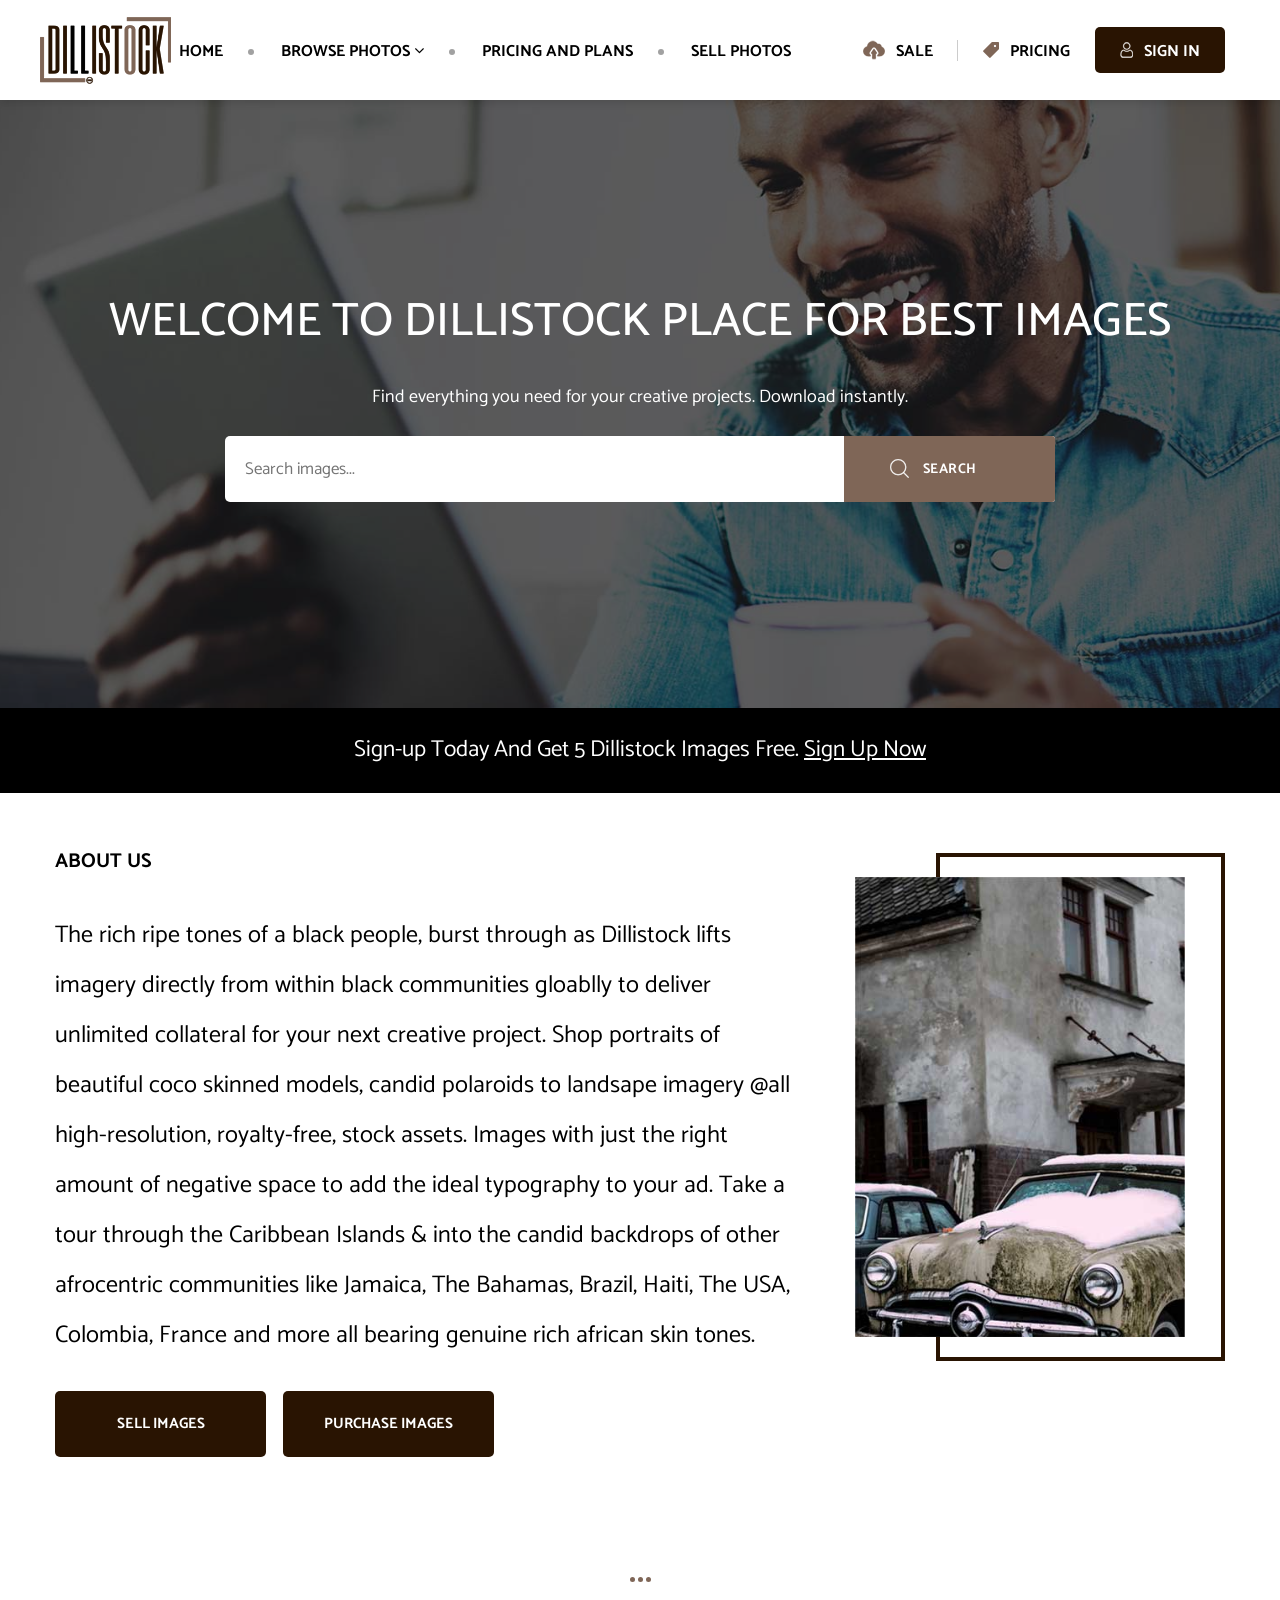
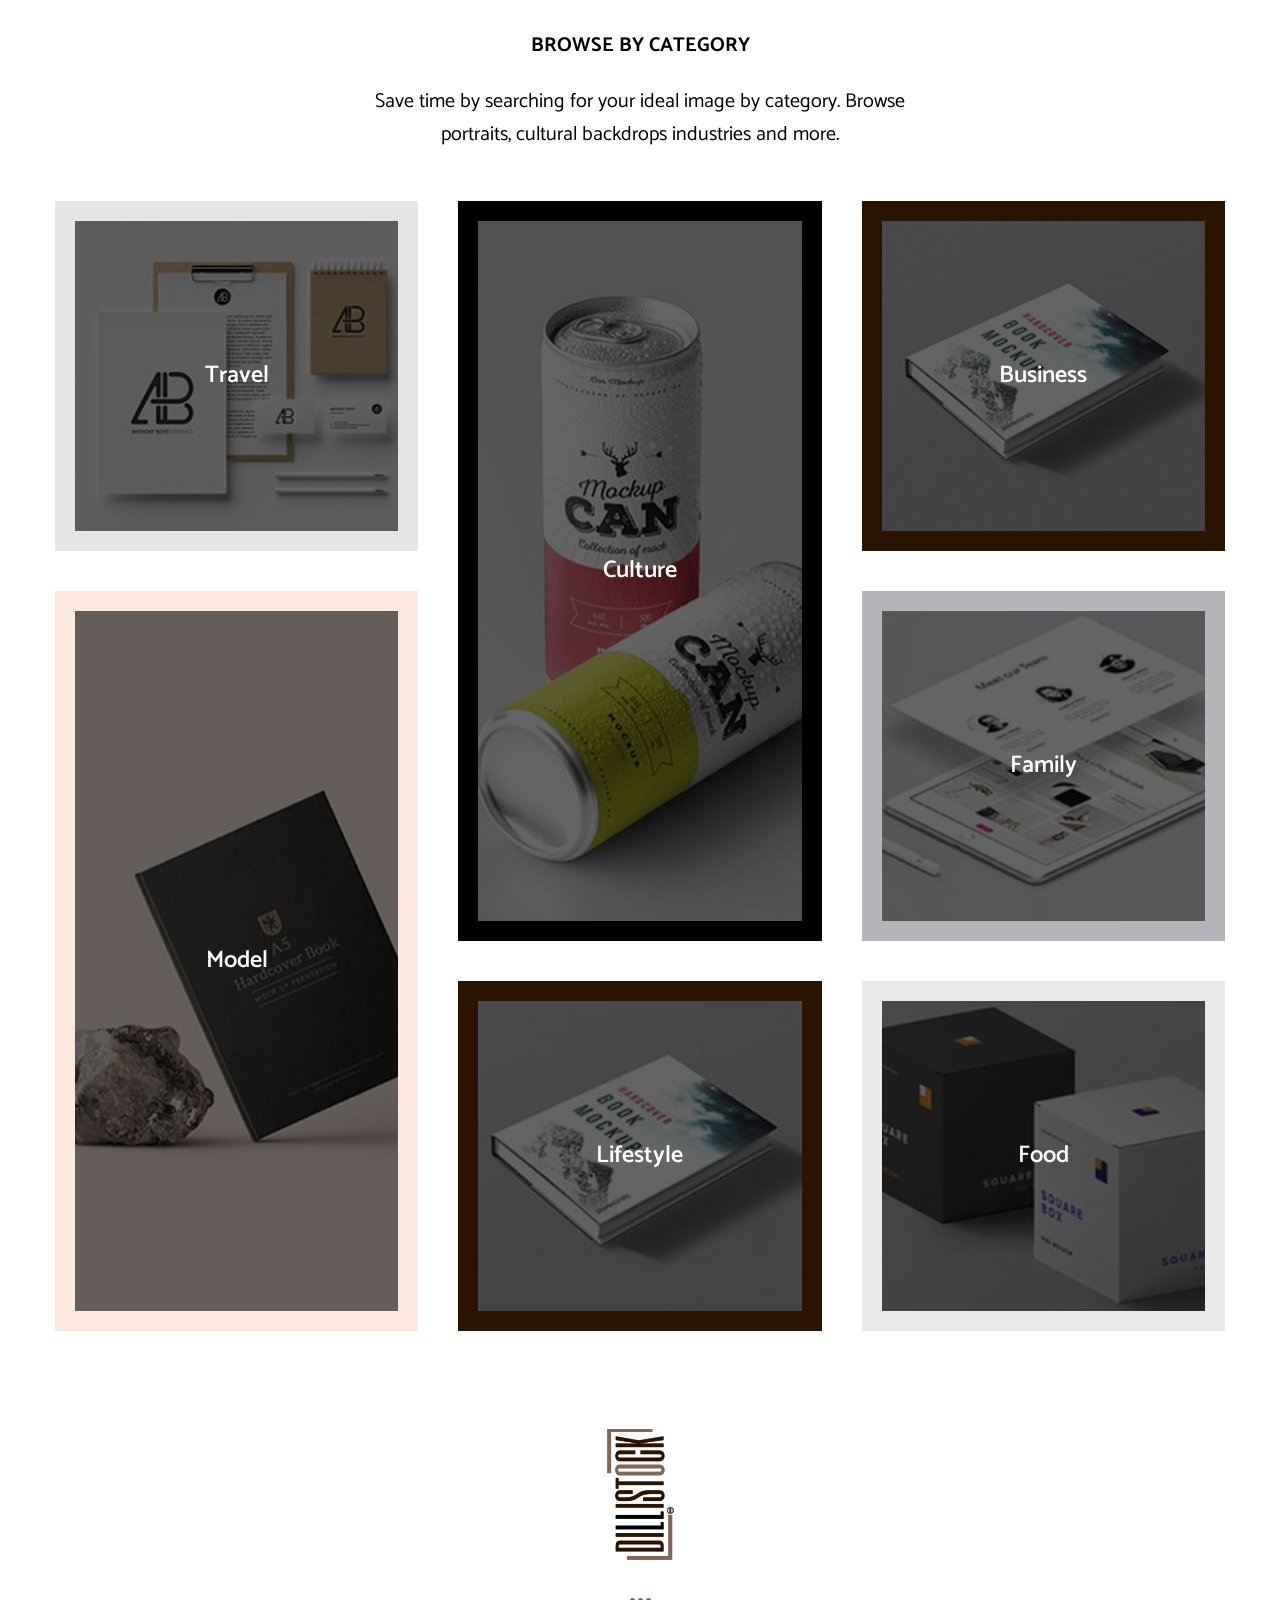
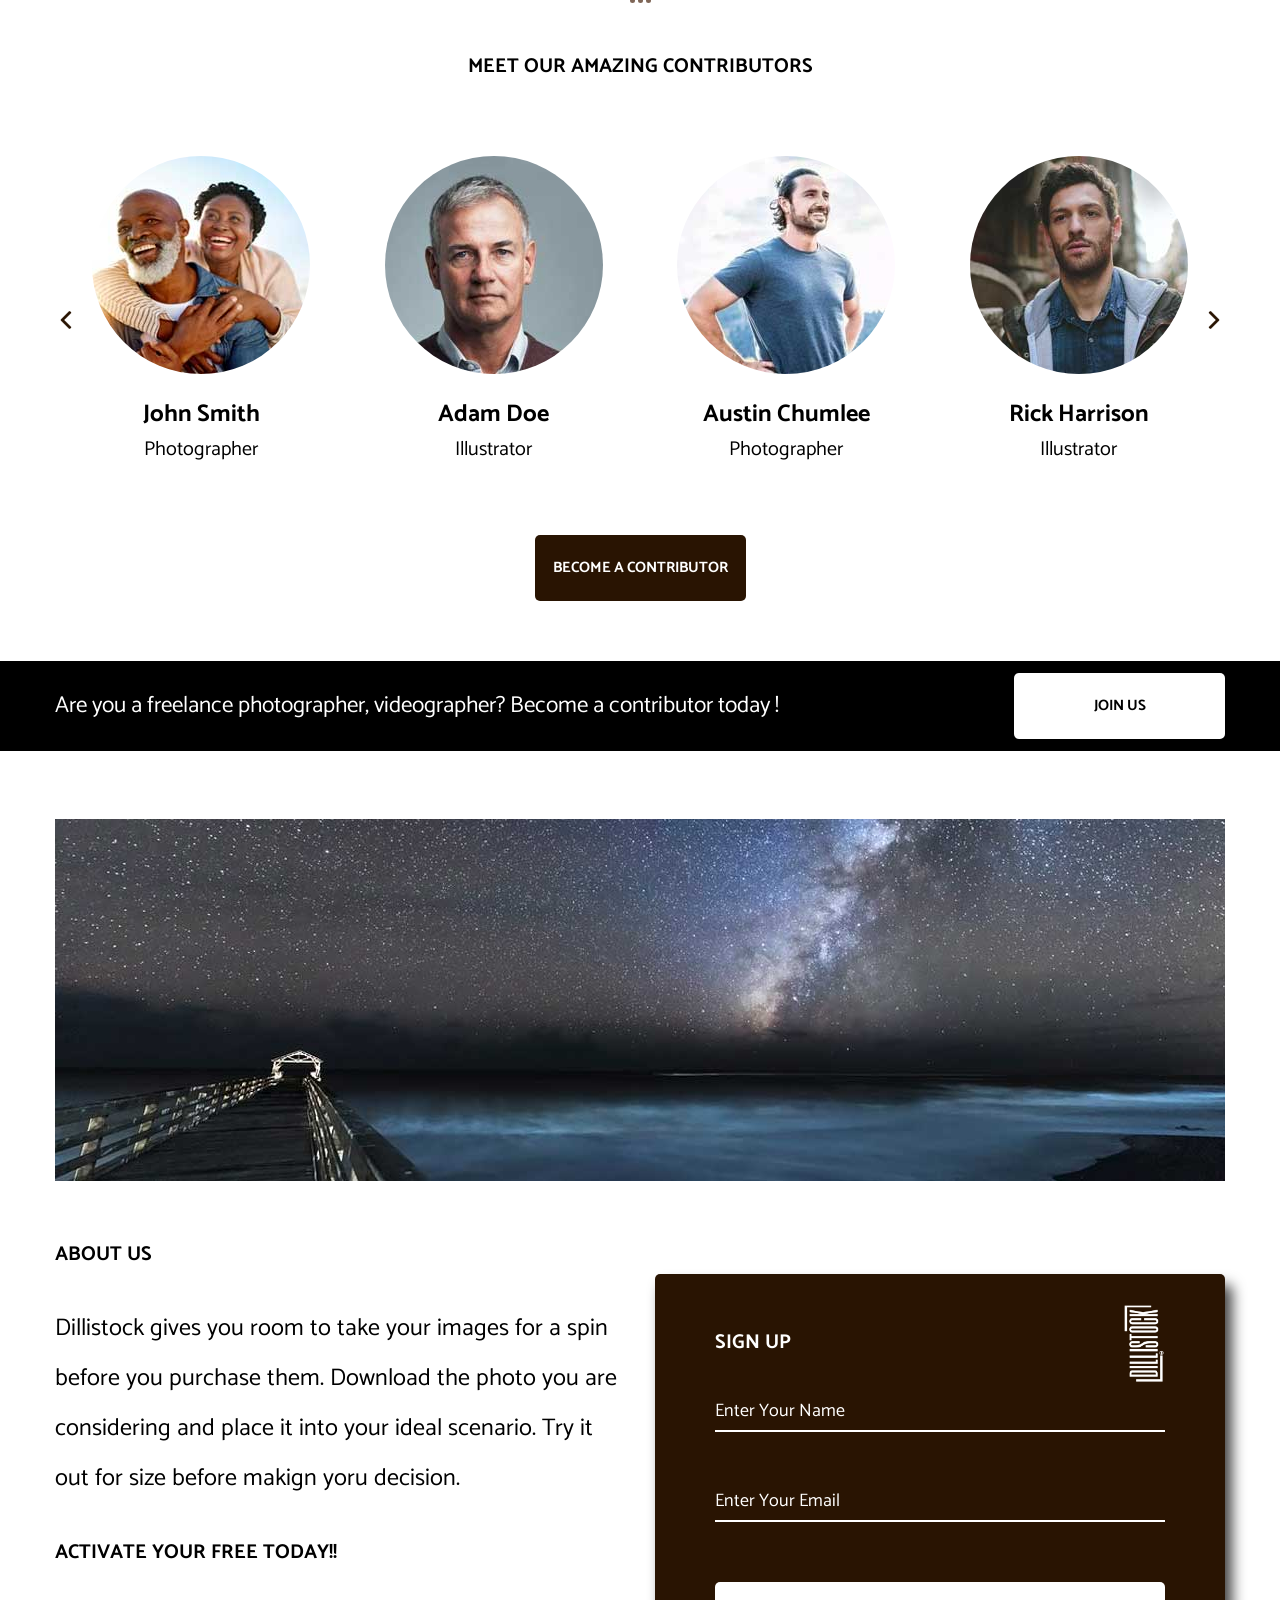
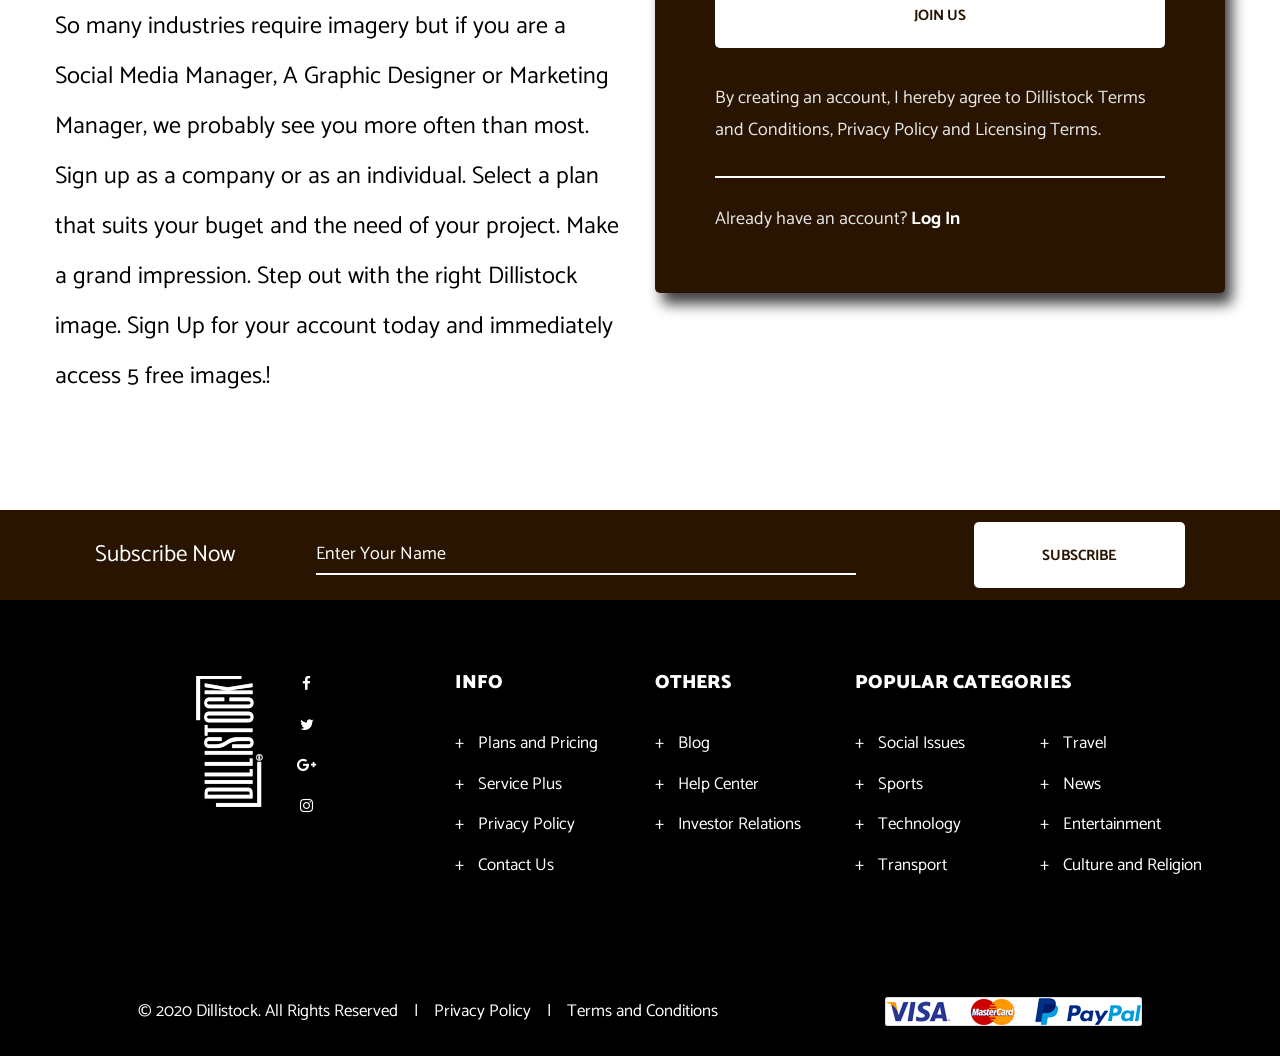
<file: index.html>
<!DOCTYPE html>
<html lang="en">

<head>
    <meta charset="UTF-8">
    <meta name="viewport" content="width=device-width, initial-scale=1.0">
    <title>Dilli Stock</title>
    <link rel="stylesheet" href="css/main.css">

</head>

<body>

    <div class="loader" id="load_screen">
        <div class="text-center">
            <div class="spinner-border" role="status">
                <span class="sr-only">Loading...</span>
            </div>
        </div>
    </div>

   <header>
       <div class="container">
           <a href="#"><img src="images/logo.png" class="logo" alt=""></a>
           <div class="right_details mobile-menu">
               <ul class="menu ">
                    <li><a href="">Home</a></li>                  
                    <li><a href="">Browse Photos <span class="fa fa-angle-down"></span></a>
                        <ul>
                            <li><a href="">Sub Menu 1</a></li>                  
                            <li><a href="">Sub Menu 2</a></li>                   
                            <li><a href="">Sub Menu 3</a></li>                   
                            <li><a href="">Sub Menu 4</a></li>
                        </ul>
                    </li>                   
                    <li><a href="">Pricing and Plans</a></li>                   
                    <li><a href="">Sell Photos</a></li>
               </ul>
               <div class="right_widget">
                   <ul class="details">
                       <li><a href=""><img src="images/hi1.png" alt="">sale</a></li>
                       <li><a href=""><img src="images/hi2.png" alt="">pricing</a></li>
                       <li><a href=""><img src="images/hi3.png" alt="">sign in</a></li>
                   </ul>
               </div>
           </div>
       </div>
   </header>

   <div class="hero_back">
       <div class="ovarlay"></div>
       <img src="images/slider1.jpg" alt="">
       <div class="container">
           <h1>Welcome To DilliStock Place For Best Images</h1>
           <p>Find everything you need for your creative projects. Download instantly.</p>
           <div class="search_box">
               <input type="text" placeholder="Search images...">
               <div class="submit_button">
                   <input type="submit" value="Search">
               </div>
           </div>
       </div>
   </div>

   <div class="bottom_sign_up_back">
       <div class="container">Sign-up Today And Get 5 Dillistock Images Free. <a href="">Sign Up Now</a></div>
   </div>

   <div class="home_about_us_back">
       <div class="container">
           <div class="row">
            <div class="col-lg-4 order-lg-2">
                <div class="image_back">
                    <img src="images/about.jpg" alt="">
                </div>
            </div>
               <div class="col-lg-8">
                   <div class="left_content">
                        <h2>About Us</h2>
                        <p>The rich ripe tones of a black people, burst through as Dillistock lifts imagery directly from within black communities gloablly to deliver unlimited collateral for your next creative project.  Shop portraits of beautiful coco skinned models, candid polaroids to landsape imagery @all high-resolution, royalty-free, stock assets. Images with just the right amount of negative space to add the ideal typography to your ad. Take a tour through the Caribbean Islands & into the candid backdrops of other afrocentric communities like Jamaica, The Bahamas, Brazil, Haiti, The USA, Colombia, France and more all bearing genuine rich african skin tones.</p>
                        <div class="button_back">
                            <div class="custom_button"><a href="">Sell images</a></div>
                            <div class="custom_button"><a href="">Purchase images</a></div>
                        </div>
                   </div>                   
               </div>
               
           </div>
       </div>
   </div>

   <div class="browse_category">
       <div class="container">
           <div class="heading text-center">
               <span></span>
               <h2>Browse By Category</h2>
               <p>Save time by searching for your ideal image by category. Browse portraits, cultural backdrops industries and more.</p>
           </div>
           <div class="main_gallery_back">
               <a href="images/cat1.jpg"  data-fancybox="gallery" data-caption="Travel" class="portion">
                   <p>Travel</p>
                   <img src="images/cat1.jpg" alt="">
               </a>
               <a href="images/cat2.jpg"  data-fancybox="gallery" data-caption="Culture" class="portion bh_bw">
                   <p>Culture</p>
                   <img src="images/cat2.jpg" alt="">
               </a>
               <a href="images/cat3.jpg"  data-fancybox="gallery" data-caption="Business" class="portion">
                    <p>Business</p>
                   <img src="images/cat3.jpg" alt="">
               </a>
               <a href="images/cat4.jpg"  data-fancybox="gallery" data-caption="Model" class="portion">
                    <p>Model</p>
                    <img src="images/cat4.jpg" alt="">
               </a>
                <a href="images/cat5.jpg"  data-fancybox="gallery" data-caption="Family" class="portion">
                    <p>Family</p>
                    <img src="images/cat5.jpg" alt="">
                </a>
                <a href="images/cat6.jpg"  data-fancybox="gallery" data-caption="Lifestyle" class="portion">
                    <p>Lifestyle</p>
                    <img src="images/cat6.jpg" alt="">
                </a>
                <a href="images/cat7.jpg"  data-fancybox="gallery" data-caption="Food" class="portion">
                    <p>Food</p>
                    <img src="images/cat7.jpg" alt="">
                </a>
           </div>
       </div>
   </div>
   <div class="amazing_contributor_back" >
       <div class="container">
            <img src="images/logo.png" class="logo" alt="">
            <div class="heading text-center">                
                <span></span>
                <h2>MEET OUR AMAZING CONTRIBUTORS</h2>
            </div>
            <div class="mainslider_back owl-carousel owl-theme" id="client-carousel">
                <div class="portion">
                    <img src="images/c1.jpg" alt="">
                    <h4>John Smith</h4>
                    <p>Photographer</p>
                </div>
                <div class="portion">
                    <img src="images/c2.jpg" alt="">
                    <h4>Adam Doe</h4>
                    <p>Illustrator</p>
                </div>
                <div class="portion">
                    <img src="images/c3.jpg" alt="">
                    <h4>Austin Chumlee</h4>
                    <p>Photographer</p>
                </div>
                <div class="portion">
                    <img src="images/c4.jpg" alt="">
                    <h4>Rick Harrison</h4>
                    <p>Illustrator</p>
                </div>

            </div>
            <div class="clear"></div>
            <div class="custom_button"><a href="">become a contributor</a></div>
       </div>
   </div>
   <div class="join_us_back">
       <div class="container">
           <p>Are you a freelance photographer, videographer? Become a contributor today !</p>
           <div class="custom_button"><a href="">JOIN US</a></div>
       </div>
   </div>
   <div class="sign_form_details_back">
       <div class="container">
           <img src="images/ft_pic.jpg" class="top_image" alt="">
           <div class="row">
               <div class="col-lg-6">
                   <div class="left_details">
                        <h2>About Us</h2>
                        <p>Dillistock gives you room to take your images for a spin before you purchase them. Download the photo you are considering and place it into your ideal scenario. Try it out for size before makign yoru decision.</p>
                        <h2>Activate your FREE today!!</h2>
                        <p>So many industries require imagery but if you are a Social Media Manager, A Graphic Designer or Marketing Manager, we probably see you more often than most. Sign up as a company or as an individual. Select a plan that suits your buget and the need of your project. Make a grand impression. Step out with the right Dillistock image. Sign Up for your account today and immediately access 5 free images.!</p>
                   </div>
               </div>
               <div class="col-lg-6">
                   <div class="right_details">
                       <div class="form_back">
                           <h3>Sign up</h3>
                           <div class="form">
                               <div class="portion"><input type="text" class="input" placeholder="Enter Your Name"></div>
                               <div class="portion"><input type="email" class="input" placeholder="Enter Your Email"></div>
                               <input type="submit" value="JOIN US" class="submit">
                           </div>
                           <img src="images/logo.png" alt="">
                           <p>By creating an account, I hereby agree to Dillistock Terms and Conditions, Privacy Policy and Licensing Terms.</p> 
                           <div class="login">Already have an account? <a href="">Log In</a></div>
                       </div>
                   </div>
               </div>
           </div>
       </div>
   </div>
   <footer>
       <div class="top">
           <div class="container">
               <p>Subscribe Now</p>
               <div class="subscribe">
                   <input type="text" placeholder="Enter Your Name" class="input">
                <input type="submit" value="subscribe" class="submit">
               </div>
           </div>
       </div>
       <div class="main_footer">
           <div class="container">
               <div class="details">
                    <div class="row">
                        <div class="col-lg-4 col-md-4 first">
                            <img src="images/logo.png" alt="">
                            <ul class="social">
                                <li><a href=""><span class="fa fa-facebook"></span></a></li>
                                <li><a href=""><span class="fa fa-twitter"></span></a></li>
                                <li><a href=""><span class="fa fa-google-plus"></span></a></li>
                                <li><a href=""><span class="fa fa-instagram"></span></a></li>
                            </ul>
                        </div>
                        <div class="col-lg-2 col-md-4 col-6">
                            <div class="portion">
                                <h2>Info</h2>
                                <ul class="ft_menu">
                                    <li><a href="">Plans and Pricing</a></li>
                                    <li><a href="">Service Plus</a></li>
                                    <li><a href="">Privacy Policy</a></li>
                                    <li><a href="">Contact Us</a></li>
                                </ul>
                            </div>
                        </div>
                        <div class="col-lg-2 col-md-4 col-6">
                            <div class="portion">
                                <h2>others</h2>
                                <ul class="ft_menu">
                                    <li><a href="">Blog</a></li>
                                    <li><a href="">Help Center</a></li>
                                    <li><a href="">Investor Relations</a></li>
                                </ul>
                            </div>
                        </div>
                        <div class="col-lg-4">
                            <div class="portion">
                                <h2>Popular Categories</h2>
                                <ul class="ft_menu last">
                                    <li><a href="">Social Issues</a></li>
                                    <li><a href="">Travel</a></li>
                                    <li><a href="">Sports</a></li>
                                    <li><a href="">News</a></li>
                                    <li><a href="">Technology</a></li>
                                    <li><a href="">Entertainment</a></li>
                                    <li><a href="">Transport</a></li>
                                    <li><a href="">Culture and Religion</a></li>
                                </ul>
                            </div>
                        </div>
                    </div>
               </div>
               
           </div>
       </div>
       <div class="copy_right">
           <div class="container">
               <p>© 2020 Dillistock. All Rights Reserved &nbsp;&nbsp; | &nbsp;&nbsp;   <a href="">Privacy Policy</a>   &nbsp;&nbsp; | &nbsp;&nbsp;  <a href="">Terms and Conditions</a> </p>
               <img src="images/card.png" alt="" class="card">
           </div>
       </div>
   </footer>


    <script src="https://ajax.googleapis.com/ajax/libs/jquery/3.5.1/jquery.min.js"></script>
    <script src="js/jquery-migrate-1.4.1.min.js"></script>
    <script src="https://cdnjs.cloudflare.com/ajax/libs/popper.js/1.16.0/umd/popper.min.js"></script>
    <script src="https://maxcdn.bootstrapcdn.com/bootstrap/4.5.2/js/bootstrap.min.js"></script>
    <script src="js/jquery.slicknav.min.js"></script>
    <script src="js/owl.carousel.js"></script>
    <script src="js/jquery.fancybox.min.js"></script> 
    <script src="js/app.js"></script>
</body>

</html>
</file>
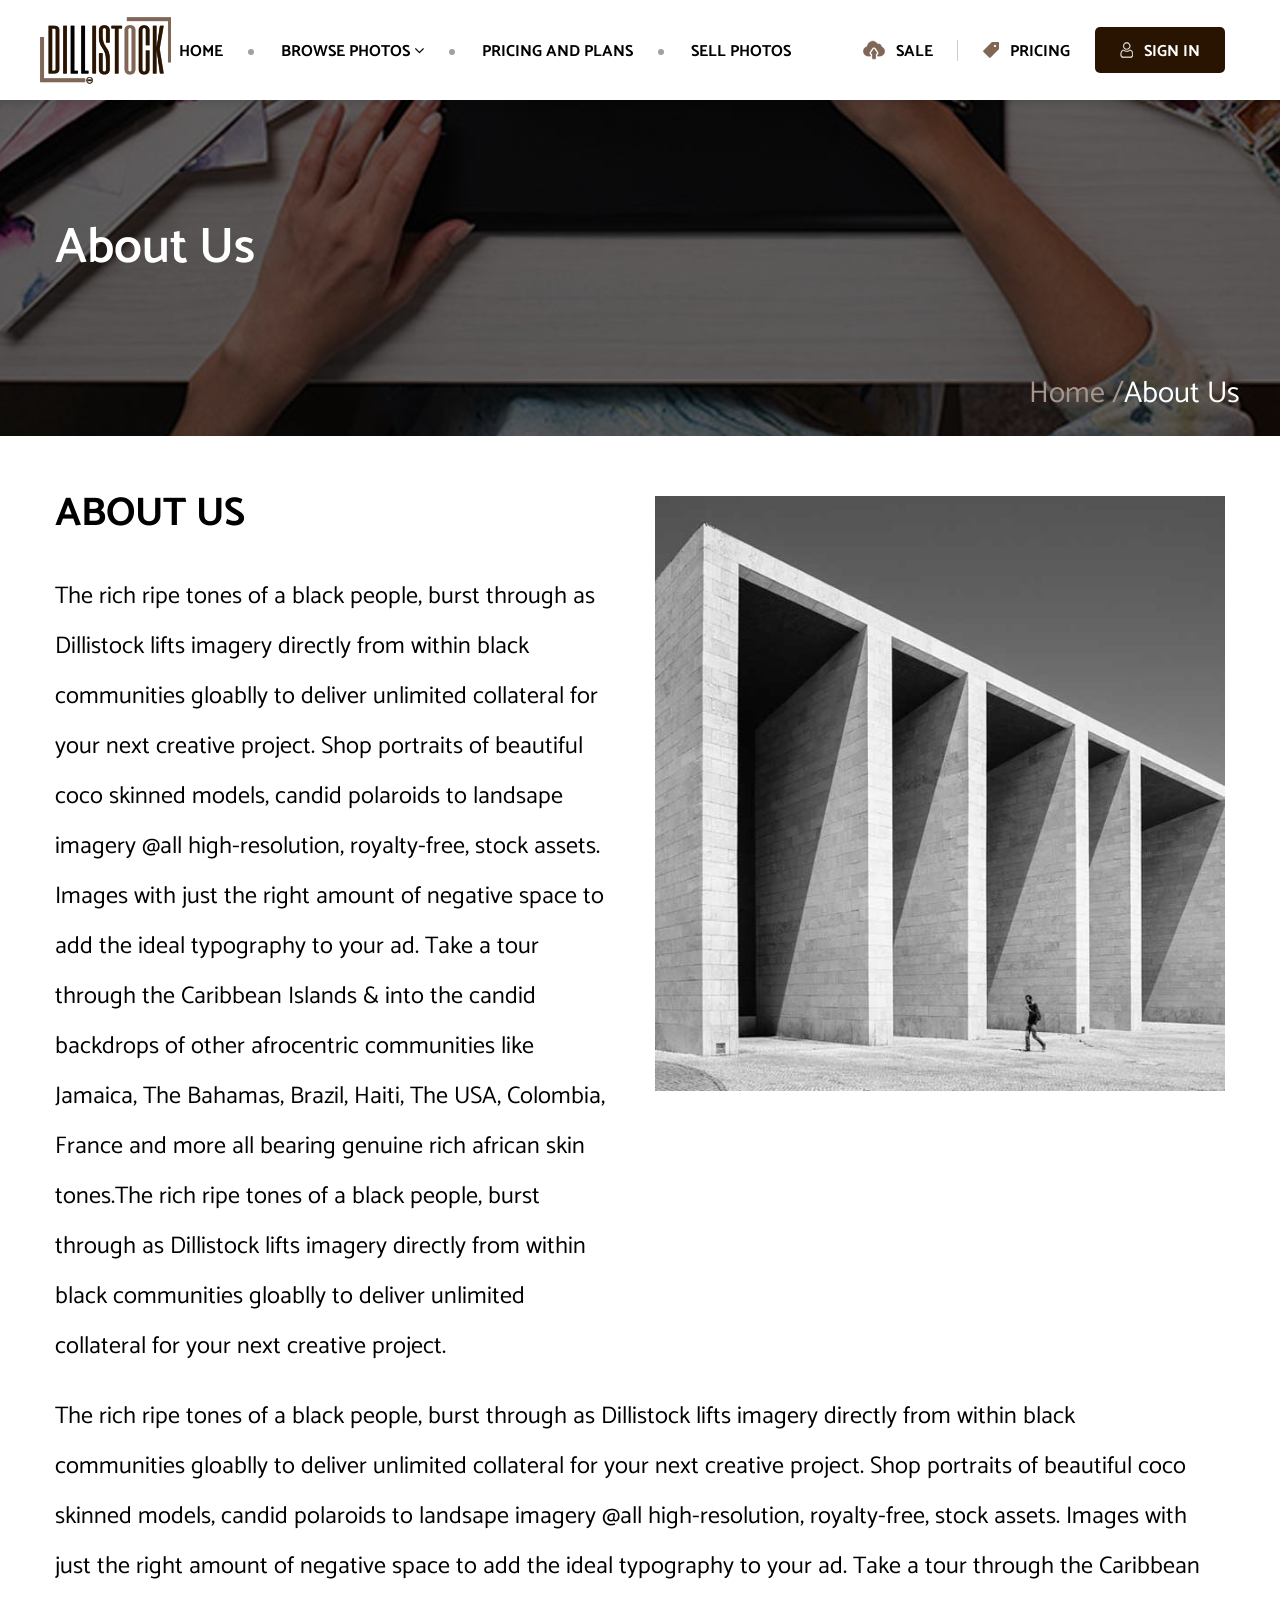
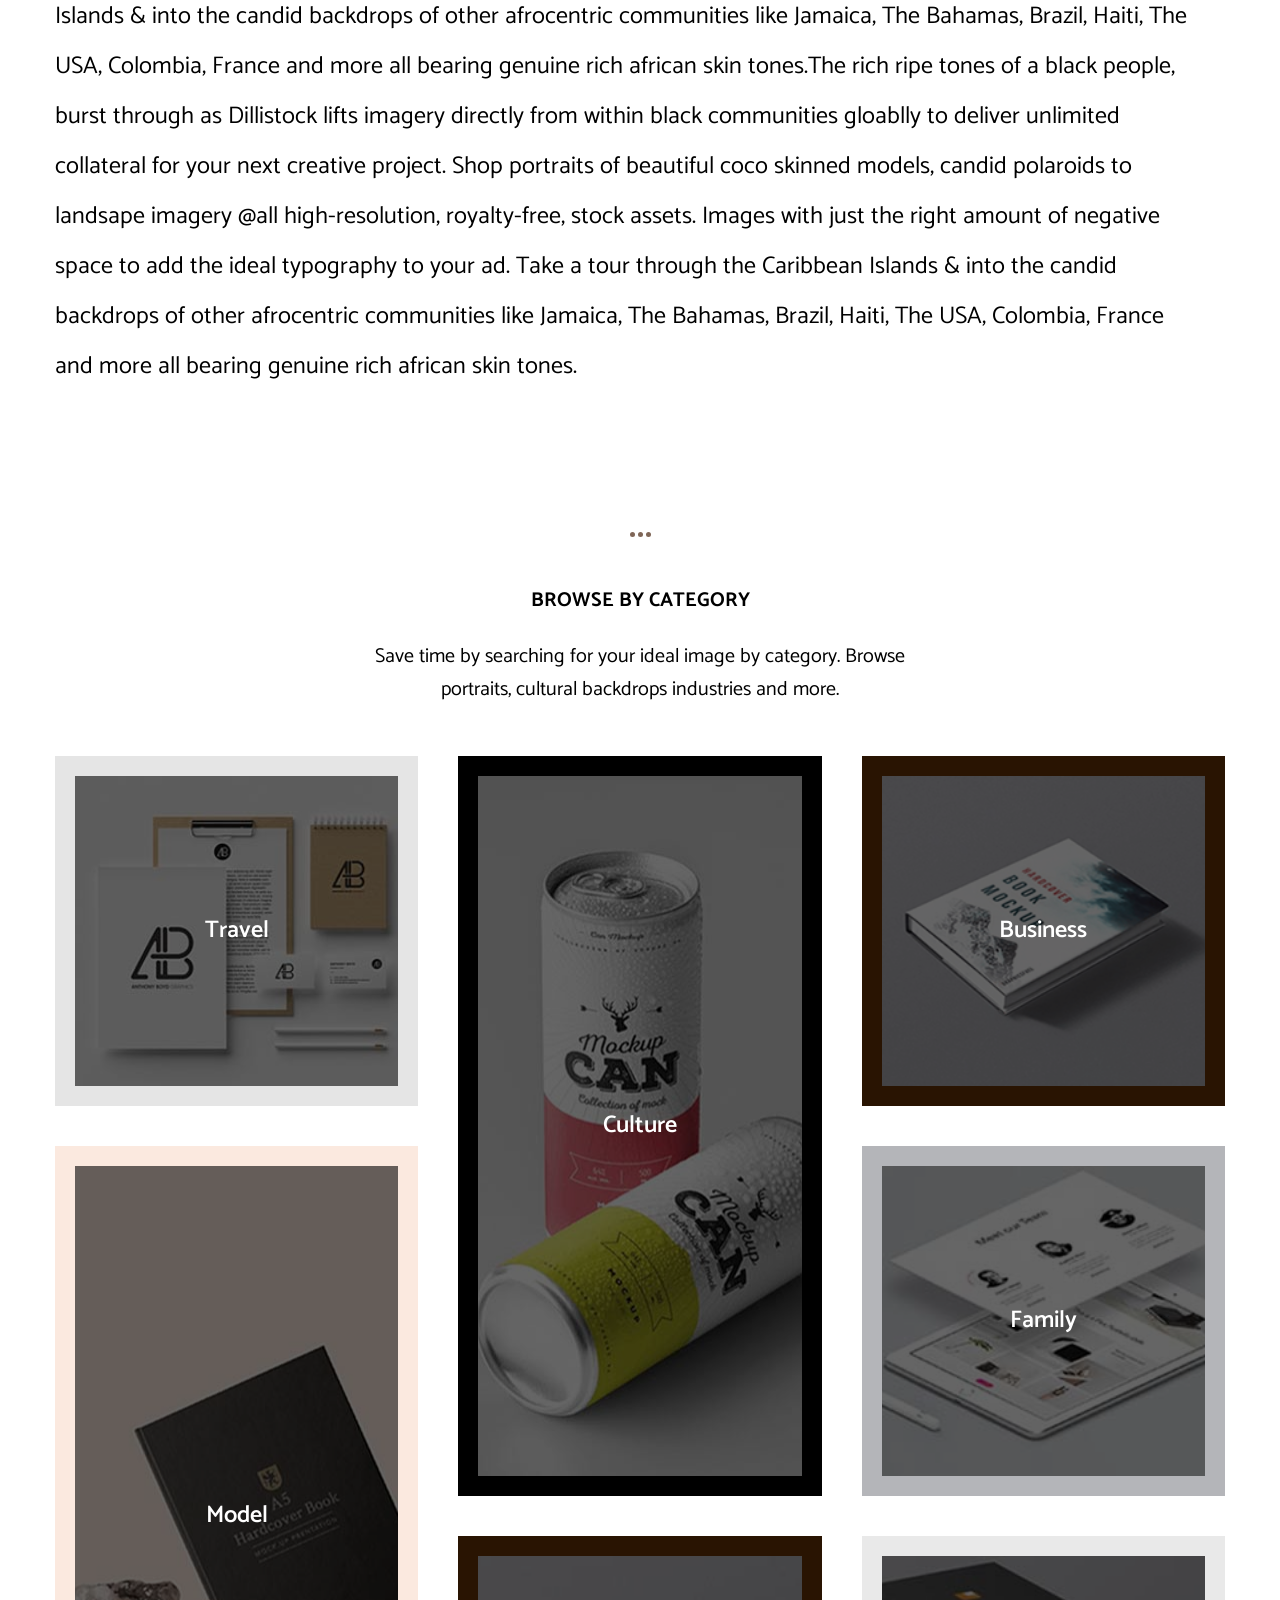
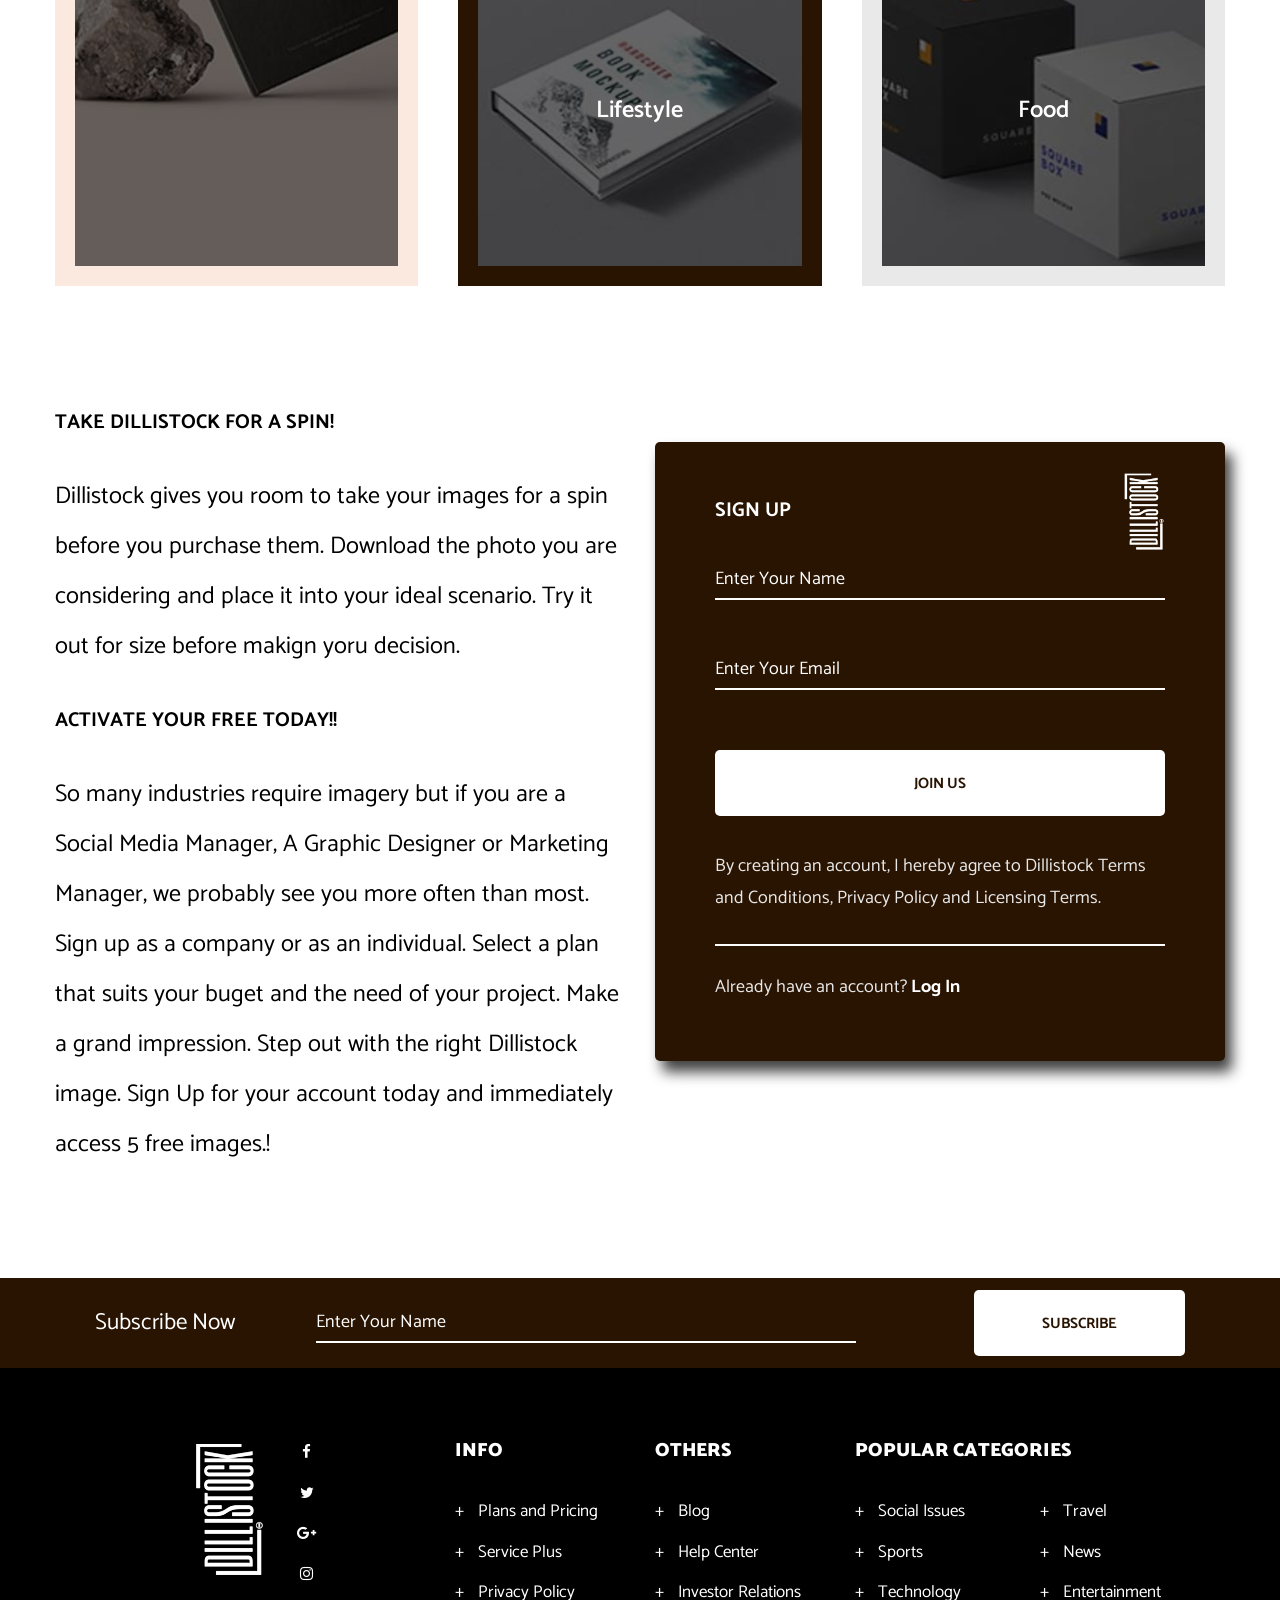
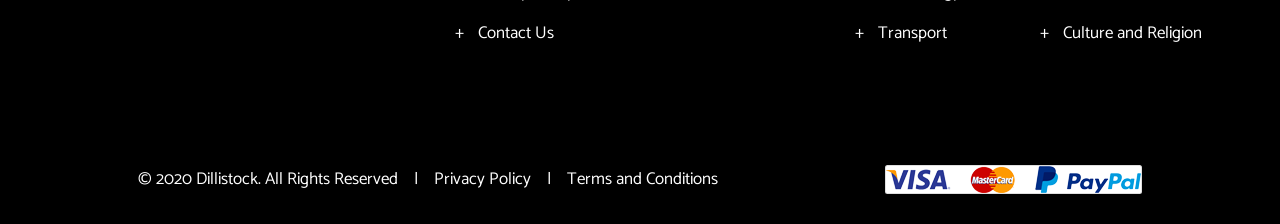
<file: about.html>
<!DOCTYPE html>
<html lang="en">

<head>
    <meta charset="UTF-8">
    <meta name="viewport" content="width=device-width, initial-scale=1.0">
    <title>Dilli Stock::About Us</title>
    <link rel="stylesheet" href="css/main.css">

</head>

<body>

    <div class="loader" id="load_screen">
        <div class="text-center">
            <div class="spinner-border" role="status">
                <span class="sr-only">Loading...</span>
            </div>
        </div>
    </div>

    <header>
        <div class="container">
            <a href="#"><img src="images/logo.png" class="logo" alt=""></a>
            <div class="right_details mobile-menu">
                <ul class="menu ">
                    <li><a href="">Home</a></li>
                    <li><a href="">Browse Photos <span class="fa fa-angle-down"></span></a>
                        <ul>
                            <li><a href="">Sub Menu 1</a></li>
                            <li><a href="">Sub Menu 2</a></li>
                            <li><a href="">Sub Menu 3</a></li>
                            <li><a href="">Sub Menu 4</a></li>
                        </ul>
                    </li>
                    <li><a href="">Pricing and Plans</a></li>
                    <li><a href="">Sell Photos</a></li>
                </ul>
                <div class="right_widget">
                    <ul class="details">
                        <li><a href=""><img src="images/hi1.png" alt="">sale</a></li>
                        <li><a href=""><img src="images/hi2.png" alt="">pricing</a></li>
                        <li><a href=""><img src="images/hi3.png" alt="">sign in</a></li>
                    </ul>
                </div>
            </div>
        </div>
    </header>

    <div class="inner_hero_back">
        <div class="ovarlay"></div>
        <img src="images/about_bg.jpg" alt="">
        <div class="container">
             <h1>About Us</h1>
             <ul class="bedcrumb">
                 <li><a href="">Home / </a></li>
                 <li>About Us</li>
             </ul>
        </div>
    </div>



    <div class="home_about_us_back about_us">
        <div class="container">
            <div class="row">
                <div class="col-lg-6 order-lg-2">
                    <div class="image_back">
                        <img src="images/about_page.jpg" alt="">
                    </div>
                </div>
                <div class="col-lg-6">
                    <div class="left_content">
                        <h2>About Us</h2>
                        <p class="demo">The rich ripe tones of a black people, burst through as Dillistock lifts imagery directly from within black communities gloablly to deliver unlimited collateral for your next creative project.  Shop portraits of beautiful coco skinned models, candid polaroids to landsape imagery @all high-resolution, royalty-free, stock assets. Images with just the right amount of negative space to add the ideal typography to your ad. Take a tour through the Caribbean Islands & into the candid backdrops of other afrocentric communities like Jamaica, The Bahamas, Brazil, Haiti, The USA, Colombia, France and more all bearing genuine rich african skin tones.The rich ripe tones of a black people, burst through as Dillistock lifts imagery directly from within black communities gloablly to deliver unlimited collateral for your next creative project. </p>
                    </div>
                </div>

            </div>
            <div class="row">
                <div class="col-lg-12">
                    <div class="left_content">
                        <p class="demo">
                            The rich ripe tones of a black people, burst through as Dillistock lifts imagery directly from within black communities gloablly to deliver unlimited collateral for your next creative project.  Shop portraits of beautiful coco skinned models, candid polaroids to landsape imagery @all high-resolution, royalty-free, stock assets. Images with just the right amount of negative space to add the ideal typography to your ad. Take a tour through the Caribbean Islands & into the candid backdrops of other afrocentric communities like Jamaica, The Bahamas, Brazil, Haiti, The USA, Colombia, France and more all bearing genuine rich african skin tones.The rich ripe tones of a black people, burst through as Dillistock lifts imagery directly from within black communities gloablly to deliver unlimited collateral for your next creative project.  Shop portraits of beautiful coco skinned models, candid polaroids to landsape imagery @all high-resolution, royalty-free, stock assets. Images with just the right amount of negative space to add the ideal typography to your ad. Take a tour through the Caribbean Islands & into the candid backdrops of other afrocentric communities like Jamaica, The Bahamas, Brazil, Haiti, The USA, Colombia, France and more all bearing genuine rich african skin tones.
                        </p>
                    </div>
                </div>
            </div>
        </div>
    </div>

    <div class="browse_category">
        <div class="container">
            <div class="heading text-center">
                <span></span>
                <h2>Browse By Category</h2>
                <p>Save time by searching for your ideal image by category. Browse portraits, cultural backdrops
                    industries and more.</p>
            </div>
            <div class="main_gallery_back">
                <a href="images/cat1.jpg" data-fancybox="gallery" data-caption="Travel" class="portion">
                    <p>Travel</p>
                    <img src="images/cat1.jpg" alt="">
                </a>
                <a href="images/cat2.jpg" data-fancybox="gallery" data-caption="Culture" class="portion bh_bw">
                    <p>Culture</p>
                    <img src="images/cat2.jpg" alt="">
                </a>
                <a href="images/cat3.jpg" data-fancybox="gallery" data-caption="Business" class="portion">
                    <p>Business</p>
                    <img src="images/cat3.jpg" alt="">
                </a>
                <a href="images/cat4.jpg" data-fancybox="gallery" data-caption="Model" class="portion">
                    <p>Model</p>
                    <img src="images/cat4.jpg" alt="">
                </a>
                <a href="images/cat5.jpg" data-fancybox="gallery" data-caption="Family" class="portion">
                    <p>Family</p>
                    <img src="images/cat5.jpg" alt="">
                </a>
                <a href="images/cat6.jpg" data-fancybox="gallery" data-caption="Lifestyle" class="portion">
                    <p>Lifestyle</p>
                    <img src="images/cat6.jpg" alt="">
                </a>
                <a href="images/cat7.jpg" data-fancybox="gallery" data-caption="Food" class="portion">
                    <p>Food</p>
                    <img src="images/cat7.jpg" alt="">
                </a>
            </div>
        </div>
    </div>

    <div class="sign_form_details_back">
        <div class="container">
            <div class="row">
                <div class="col-lg-6">
                    <div class="left_details">
                        <h2>Take Dillistock for a spin!</h2>
                        <p>Dillistock gives you room to take your images for a spin before you purchase them. Download the photo you are considering and place it into your ideal scenario. Try it out for size before makign yoru decision.</p>
                        <h2>Activate your FREE today!!</h2>
                        <p>So many industries require imagery but if you are a Social Media Manager, A Graphic Designer
                            or Marketing Manager, we probably see you more often than most. Sign up as a company or as
                            an individual. Select a plan that suits your buget and the need of your project. Make a
                            grand impression. Step out with the right Dillistock image. Sign Up for your account today
                            and immediately access 5 free images.!</p>
                    </div>
                </div>
                <div class="col-lg-6">
                    <div class="right_details">
                        <div class="form_back">
                            <h3>Sign up</h3>
                            <div class="form">
                                <div class="portion"><input type="text" class="input" placeholder="Enter Your Name">
                                </div>
                                <div class="portion"><input type="email" class="input" placeholder="Enter Your Email">
                                </div>
                                <input type="submit" value="JOIN US" class="submit">
                            </div>
                            <img src="images/logo.png" alt="">
                            <p>By creating an account, I hereby agree to Dillistock Terms and Conditions, Privacy Policy
                                and Licensing Terms.</p>
                            <div class="login">Already have an account? <a href="">Log In</a></div>
                        </div>
                    </div>
                </div>
            </div>
        </div>
    </div>
    <footer>
        <div class="top">
            <div class="container">
                <p>Subscribe Now</p>
                <div class="subscribe">
                    <input type="text" placeholder="Enter Your Name" class="input">
                    <input type="submit" value="subscribe" class="submit">
                </div>
            </div>
        </div>
        <div class="main_footer">
            <div class="container">
                <div class="details">
                    <div class="row">
                        <div class="col-lg-4 col-md-4 first">
                            <img src="images/logo.png" alt="">
                            <ul class="social">
                                <li><a href=""><span class="fa fa-facebook"></span></a></li>
                                <li><a href=""><span class="fa fa-twitter"></span></a></li>
                                <li><a href=""><span class="fa fa-google-plus"></span></a></li>
                                <li><a href=""><span class="fa fa-instagram"></span></a></li>
                            </ul>
                        </div>
                        <div class="col-lg-2 col-md-4 col-6">
                            <div class="portion">
                                <h2>Info</h2>
                                <ul class="ft_menu">
                                    <li><a href="">Plans and Pricing</a></li>
                                    <li><a href="">Service Plus</a></li>
                                    <li><a href="">Privacy Policy</a></li>
                                    <li><a href="">Contact Us</a></li>
                                </ul>
                            </div>
                        </div>
                        <div class="col-lg-2 col-md-4 col-6">
                            <div class="portion">
                                <h2>others</h2>
                                <ul class="ft_menu">
                                    <li><a href="">Blog</a></li>
                                    <li><a href="">Help Center</a></li>
                                    <li><a href="">Investor Relations</a></li>
                                </ul>
                            </div>
                        </div>
                        <div class="col-lg-4">
                            <div class="portion">
                                <h2>Popular Categories</h2>
                                <ul class="ft_menu last">
                                    <li><a href="">Social Issues</a></li>
                                    <li><a href="">Travel</a></li>
                                    <li><a href="">Sports</a></li>
                                    <li><a href="">News</a></li>
                                    <li><a href="">Technology</a></li>
                                    <li><a href="">Entertainment</a></li>
                                    <li><a href="">Transport</a></li>
                                    <li><a href="">Culture and Religion</a></li>
                                </ul>
                            </div>
                        </div>
                    </div>
                </div>

            </div>
        </div>
        <div class="copy_right">
            <div class="container">
                <p>© 2020 Dillistock. All Rights Reserved &nbsp;&nbsp; | &nbsp;&nbsp; <a href="">Privacy Policy</a>
                    &nbsp;&nbsp; | &nbsp;&nbsp; <a href="">Terms and Conditions</a> </p>
                <img src="images/card.png" alt="" class="card">
            </div>
        </div>
    </footer>


    <script src="https://ajax.googleapis.com/ajax/libs/jquery/3.5.1/jquery.min.js"></script>
    <script src="js/jquery-migrate-1.4.1.min.js"></script>
    <script src="https://cdnjs.cloudflare.com/ajax/libs/popper.js/1.16.0/umd/popper.min.js"></script>
    <script src="https://maxcdn.bootstrapcdn.com/bootstrap/4.5.2/js/bootstrap.min.js"></script>
    <script src="js/jquery.slicknav.min.js"></script>
    <script src="js/owl.carousel.js"></script>
    <script src="js/jquery.fancybox.min.js"></script>
    <script src="js/app.js"></script>
</body>

</html>
</file>
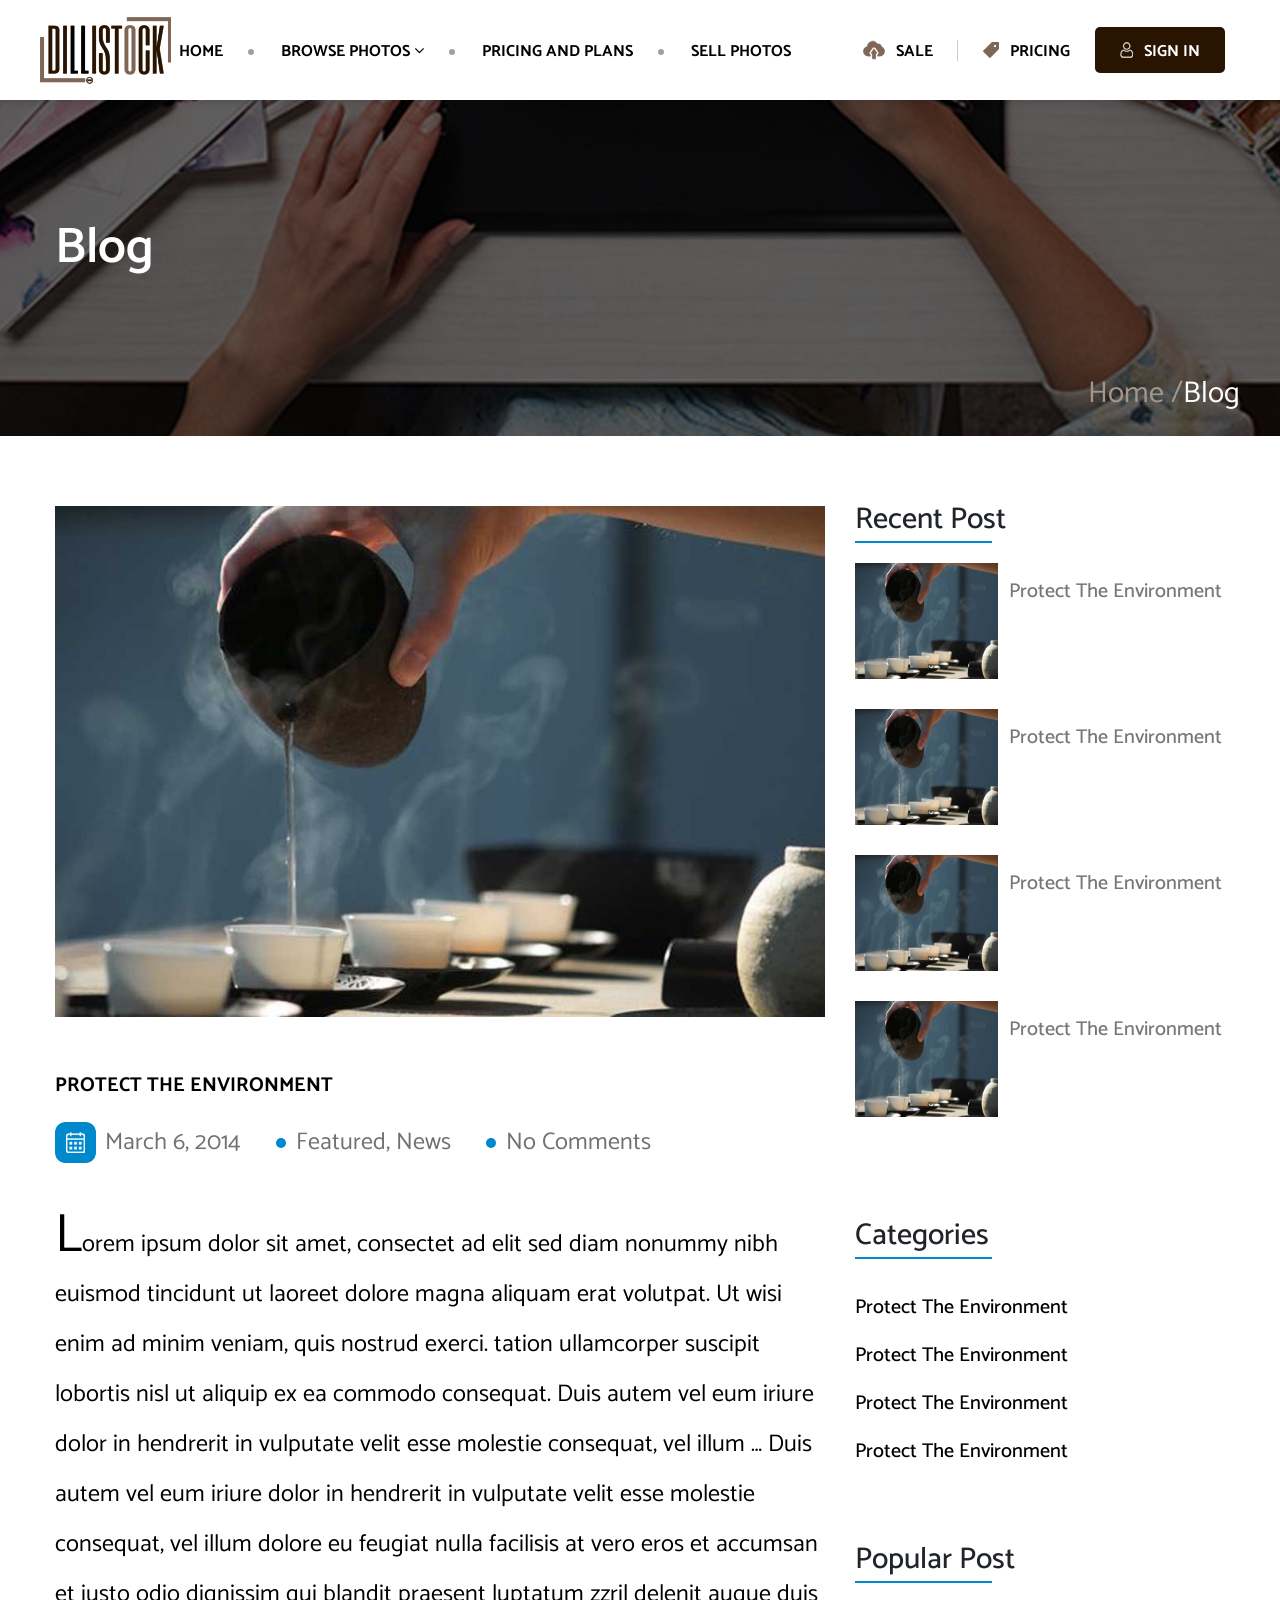
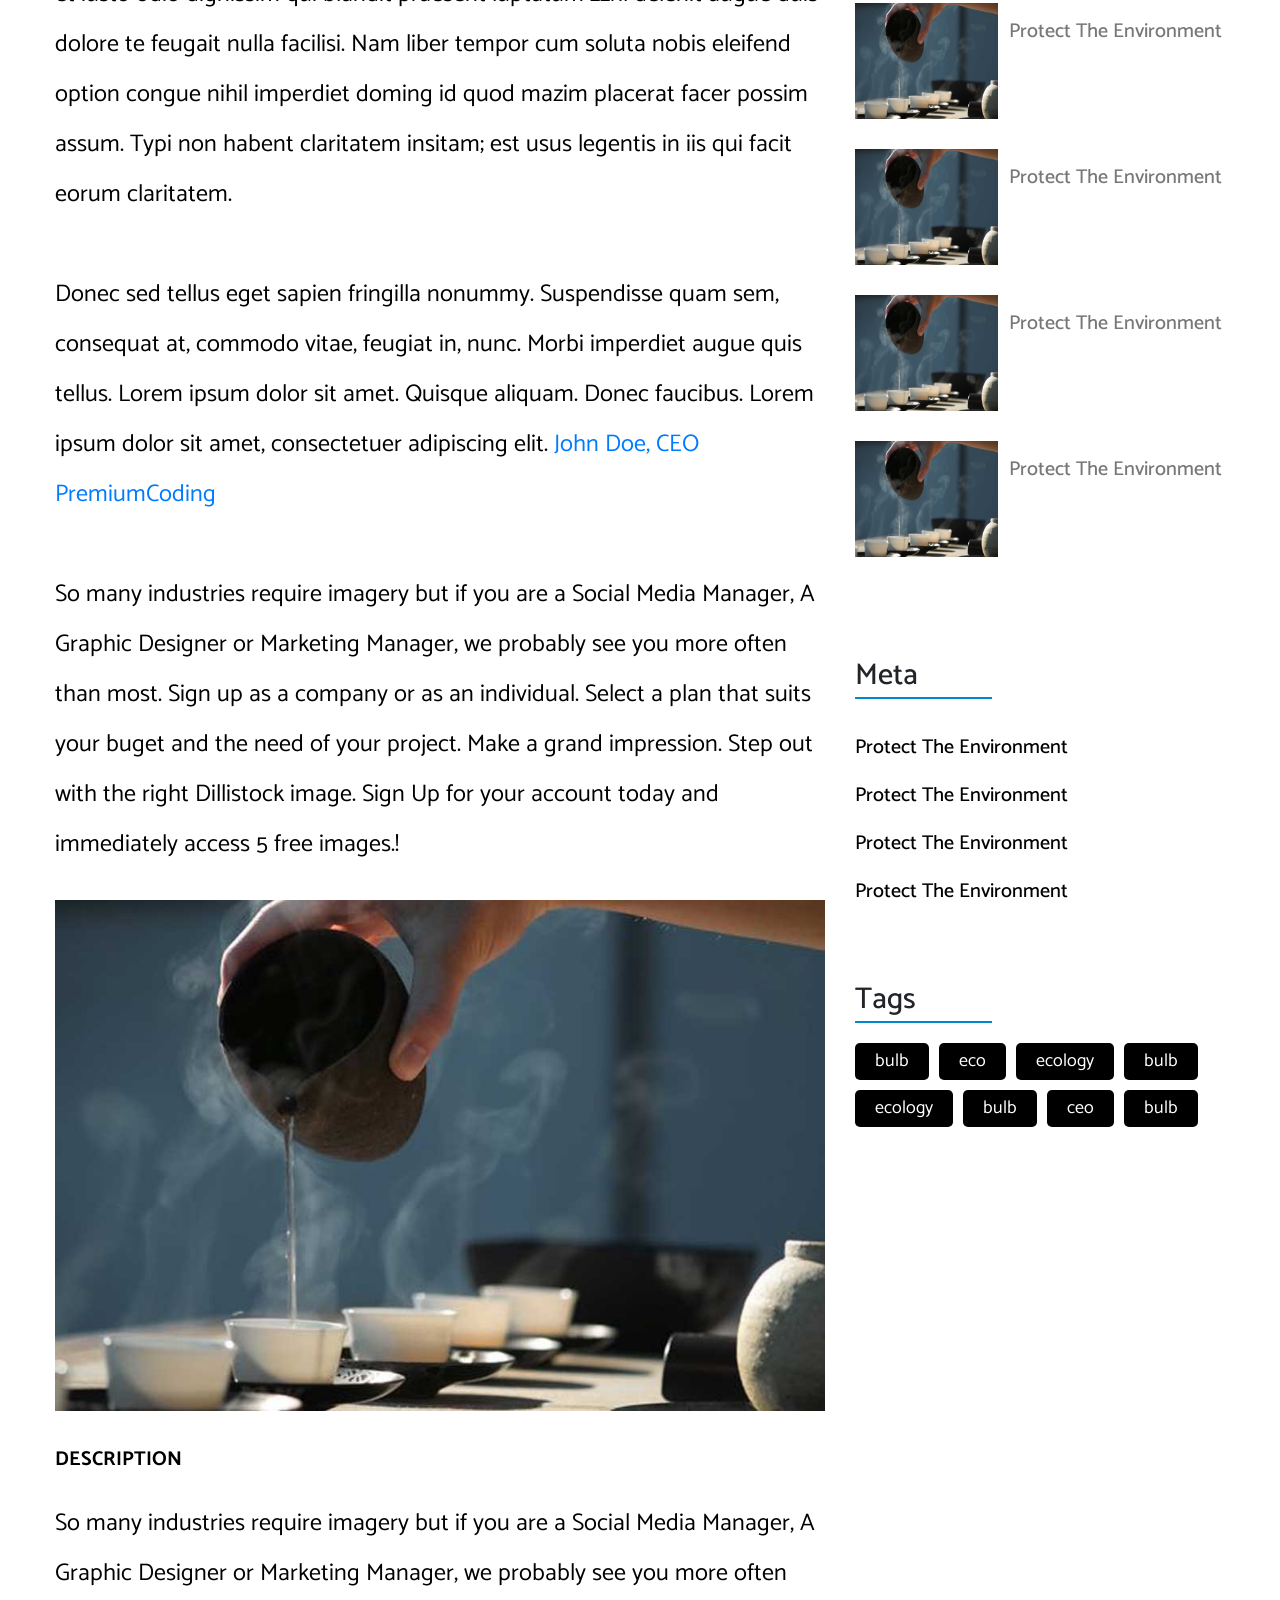
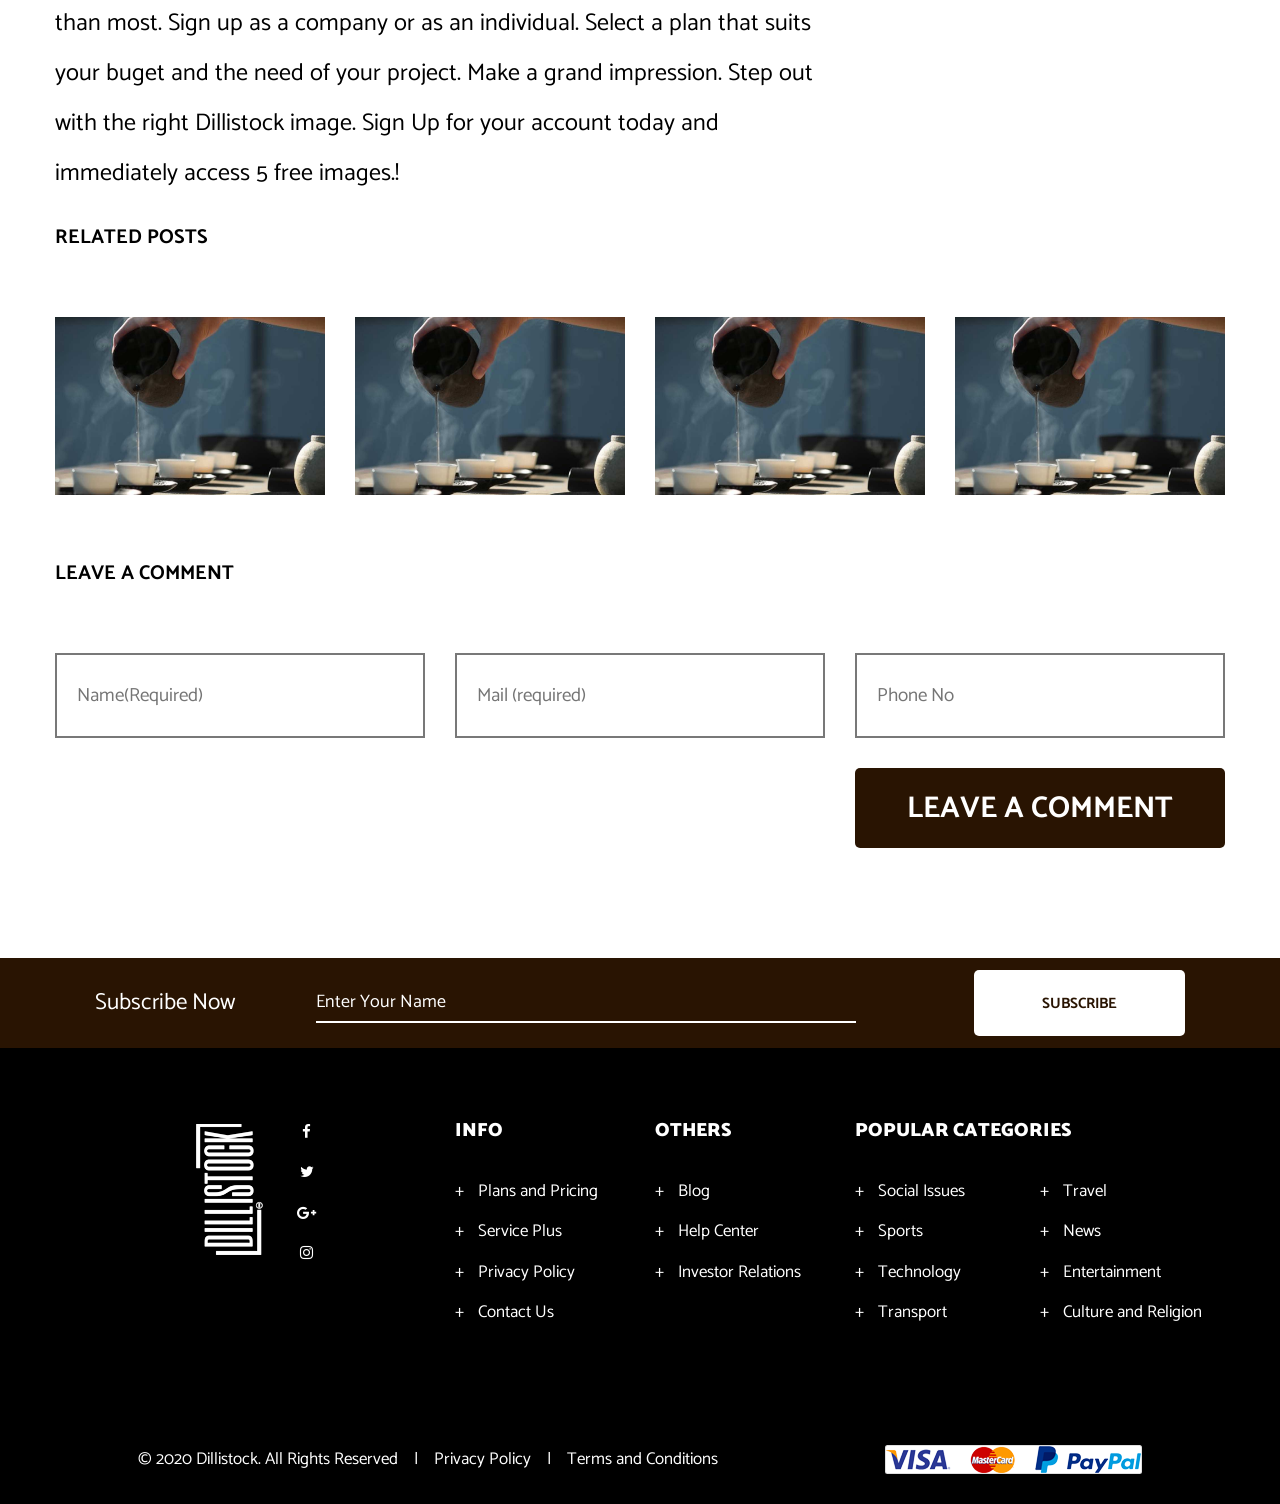
<file: blog-details.html>
<!DOCTYPE html>
<html lang="en">

<head>
    <meta charset="UTF-8">
    <meta name="viewport" content="width=device-width, initial-scale=1.0">
    <title>Dilli Stock::Blog</title>
    <link rel="stylesheet" href="css/main.css">

</head>

<body>

    <div class="loader" id="load_screen">
        <div class="text-center">
            <div class="spinner-border" role="status">
                <span class="sr-only">Loading...</span>
            </div>
        </div>
    </div>

    <header>
        <div class="container">
            <a href="#"><img src="images/logo.png" class="logo" alt=""></a>
            <div class="right_details mobile-menu">
                <ul class="menu ">
                    <li><a href="">Home</a></li>
                    <li><a href="">Browse Photos <span class="fa fa-angle-down"></span></a>
                        <ul>
                            <li><a href="">Sub Menu 1</a></li>
                            <li><a href="">Sub Menu 2</a></li>
                            <li><a href="">Sub Menu 3</a></li>
                            <li><a href="">Sub Menu 4</a></li>
                        </ul>
                    </li>
                    <li><a href="">Pricing and Plans</a></li>
                    <li><a href="">Sell Photos</a></li>
                </ul>
                <div class="right_widget">
                    <ul class="details">
                        <li><a href=""><img src="images/hi1.png" alt="">sale</a></li>
                        <li><a href=""><img src="images/hi2.png" alt="">pricing</a></li>
                        <li><a href=""><img src="images/hi3.png" alt="">sign in</a></li>
                    </ul>
                </div>
            </div>
        </div>
    </header>

    <div class="inner_hero_back">
        <div class="ovarlay"></div>
        <img src="images/about_bg.jpg" alt="">
        <div class="container">
             <h1>Blog</h1>
             <ul class="bedcrumb">
                 <li><a href="">Home / </a></li>
                 <li>Blog</li>
             </ul>
        </div>
    </div>


    <div class="default_body">
        <div class="container">
            <div class="content_back">
                <div class="row">
                    <div class="col-lg-8 col-md-7">
                        <div class="blog_left_details">
                            <div class="avator_part">
                                <img src="images/b1.jpg" alt="">
                                <div class="widget_area">
                                    <h3>Protect the Environment</h3>
                                    <div class="widget">
                                        <li><img src="images/cal.png" alt=""> March 6, 2014</li>
                                        <li>Featured, News</li>
                                        <li>No Comments</li>
                                    </div>
                                </div>
                            </div>
                            <div class="content_area">
                                <p class="demo big">Lorem ipsum dolor sit amet, consectet ad elit sed diam nonummy nibh euismod tincidunt ut laoreet dolore magna aliquam erat volutpat. Ut wisi enim ad minim veniam, quis nostrud exerci. tation ullamcorper suscipit lobortis nisl ut aliquip ex ea commodo consequat. Duis autem vel eum iriure dolor in hendrerit in vulputate velit esse molestie consequat, vel illum …
                                    Duis autem vel eum iriure dolor in hendrerit in vulputate velit esse molestie consequat, vel illum dolore eu feugiat nulla facilisis at vero eros et accumsan et iusto odio dignissim qui blandit praesent luptatum zzril delenit augue duis dolore te feugait nulla facilisi. Nam liber tempor cum soluta nobis eleifend option congue nihil imperdiet doming id quod mazim placerat facer possim assum. Typi non habent claritatem insitam; est usus legentis in iis qui facit eorum claritatem.<br><br>
                                    
                                    Donec sed tellus eget sapien fringilla nonummy. Suspendisse quam sem, consequat at, commodo vitae, feugiat in, nunc. Morbi imperdiet augue quis tellus. Lorem ipsum dolor sit amet. Quisque aliquam. Donec faucibus. Lorem ipsum dolor sit amet, consectetuer adipiscing elit. <a href="">John Doe, CEO PremiumCoding</a> <br><br>                            
                                    
                                    So many industries require imagery but if you are a Social Media Manager, A Graphic Designer or Marketing Manager, we probably see you more often than most. Sign up as a company or as an individual. Select a plan that suits your buget and the need of your project. Make a grand impression. Step out with the right Dillistock image. Sign Up for your account today and immediately access 5 free images.!</p>
                                    <img src="images/b1.jpg" alt="">
                                    <h4>Description</h4>
                                    <p class="demo">So many industries require imagery but if you are a Social Media Manager, A Graphic Designer or Marketing Manager, we probably see you more often than most. Sign up as a company or as an individual. Select a plan that suits your buget and the need of your project. Make a grand impression. Step out with the right Dillistock image. Sign Up for your account today and immediately access 5 free images.!</p>
                            </div>
                            
                        </div>
                    </div>
                    <div class="col-lg-4 col-md-5">
                        <div class="widget_right">
                            <h3>Recent Post</h3>
                            <ul class="details">
                                <li>
                                    <img src="images/b1.jpg" alt="">
                                    <h5><a href="">Protect the Environment</a></h5>
                                </li>
                                <li>
                                    <img src="images/b1.jpg" alt="">
                                    <h5><a href="">Protect the Environment</a></h5>
                                </li>
                                <li>
                                    <img src="images/b1.jpg" alt="">
                                    <h5><a href="">Protect the Environment</a></h5>
                                </li>
                                <li>
                                    <img src="images/b1.jpg" alt="">
                                    <h5><a href="">Protect the Environment</a></h5>
                                </li>
                            </ul>
                        </div>
                        <div class="widget_right cat">
                            <h3>Categories</h3>
                            <ul class="details">
                                <li>
                                    
                                    <h5><a href="">Protect the Environment</a></h5>
                                </li>
                                <li>
                                    
                                    <h5><a href="">Protect the Environment</a></h5>
                                </li>
                                <li>
                                    
                                    <h5><a href="">Protect the Environment</a></h5>
                                </li>
                                <li>
                                    
                                    <h5><a href="">Protect the Environment</a></h5>
                                </li>
                            </ul>
                        </div>
                        <div class="widget_right">
                            <h3>Popular Post</h3>
                            <ul class="details">
                                <li>
                                    <img src="images/b1.jpg" alt="">
                                    <h5><a href="">Protect the Environment</a></h5>
                                </li>
                                <li>
                                    <img src="images/b1.jpg" alt="">
                                    <h5><a href="">Protect the Environment</a></h5>
                                </li>
                                <li>
                                    <img src="images/b1.jpg" alt="">
                                    <h5><a href="">Protect the Environment</a></h5>
                                </li>
                                <li>
                                    <img src="images/b1.jpg" alt="">
                                    <h5><a href="">Protect the Environment</a></h5>
                                </li>
                            </ul>
                        </div>
                        <div class="widget_right cat">
                            <h3>Meta</h3>
                            <ul class="details">
                                <li>
                                    
                                    <h5><a href="">Protect the Environment</a></h5>
                                </li>
                                <li>
                                    
                                    <h5><a href="">Protect the Environment</a></h5>
                                </li>
                                <li>
                                    
                                    <h5><a href="">Protect the Environment</a></h5>
                                </li>
                                <li>
                                    
                                    <h5><a href="">Protect the Environment</a></h5>
                                </li>
                            </ul>
                        </div>
                        <div class="widget_right cat tags">
                            <h3>Tags</h3>
                            <ul class="details">
                                <li><a href="">bulb</a></li> 
                                <li><a href="">eco</a></li> 
                                <li><a href="">ecology</a></li> 
                                <li><a href="">bulb</a></li> 
                                <li><a href="">ecology</a></li> 
                                <li><a href="">bulb</a></li> 
                                <li><a href="">ceo</a></li> 
                                <li><a href="">bulb</a></li>                                
                            </ul>
                        </div>
                    </div>
                </div>
            </div>
            <div class="related_post">
                <h4>Related Posts</h4>
                <div class="main">
                    <div class="row">
                        <div class="col-md-3">
                            <a href="">
                                <img src="images/b1.jpg" alt="">
                            </a>
                        </div>
                        <div class="col-md-3">
                            <a href="">
                                <img src="images/b1.jpg" alt="">
                            </a>
                        </div>
                        <div class="col-md-3">
                            <a href="">
                                <img src="images/b1.jpg" alt="">
                            </a>
                        </div>
                        <div class="col-md-3">
                            <a href="">
                                <img src="images/b1.jpg" alt="">
                            </a>
                        </div>
                    </div>
                </div>
            </div>
            <div class="comment_area">
                <h4>Leave a Comment</h4>
                <div class="main">
                    <div class="row">
                        <div class="col-md-4">
                            <div class="portion"><input type="text" class="input" placeholder="Name(Required)"></div>
                        </div>
                        <div class="col-md-4">
                            <div class="portion"><input type="email" class="input" placeholder="Mail (required)"></div>
                        </div>
                        <div class="col-md-4">
                            <div class="portion"><input type="text" class="input" placeholder="Phone No"></div>
                        </div>
                        <div class="col-md-4 offset-md-8">
                            <input type="submit" value="Leave A Comment" class="submit">
                        </div>
                    </div>
                </div>
            </div>
            
        </div>
    </div>


    
    <footer>
        <div class="top">
            <div class="container">
                <p>Subscribe Now</p>
                <div class="subscribe">
                    <input type="text" placeholder="Enter Your Name" class="input">
                    <input type="submit" value="subscribe" class="submit">
                </div>
            </div>
        </div>
        <div class="main_footer">
            <div class="container">
                <div class="details">
                    <div class="row">
                        <div class="col-lg-4 col-md-4 first">
                            <img src="images/logo.png" alt="">
                            <ul class="social">
                                <li><a href=""><span class="fa fa-facebook"></span></a></li>
                                <li><a href=""><span class="fa fa-twitter"></span></a></li>
                                <li><a href=""><span class="fa fa-google-plus"></span></a></li>
                                <li><a href=""><span class="fa fa-instagram"></span></a></li>
                            </ul>
                        </div>
                        <div class="col-lg-2 col-md-4 col-6">
                            <div class="portion">
                                <h2>Info</h2>
                                <ul class="ft_menu">
                                    <li><a href="">Plans and Pricing</a></li>
                                    <li><a href="">Service Plus</a></li>
                                    <li><a href="">Privacy Policy</a></li>
                                    <li><a href="">Contact Us</a></li>
                                </ul>
                            </div>
                        </div>
                        <div class="col-lg-2 col-md-4 col-6">
                            <div class="portion">
                                <h2>others</h2>
                                <ul class="ft_menu">
                                    <li><a href="">Blog</a></li>
                                    <li><a href="">Help Center</a></li>
                                    <li><a href="">Investor Relations</a></li>
                                </ul>
                            </div>
                        </div>
                        <div class="col-lg-4">
                            <div class="portion">
                                <h2>Popular Categories</h2>
                                <ul class="ft_menu last">
                                    <li><a href="">Social Issues</a></li>
                                    <li><a href="">Travel</a></li>
                                    <li><a href="">Sports</a></li>
                                    <li><a href="">News</a></li>
                                    <li><a href="">Technology</a></li>
                                    <li><a href="">Entertainment</a></li>
                                    <li><a href="">Transport</a></li>
                                    <li><a href="">Culture and Religion</a></li>
                                </ul>
                            </div>
                        </div>
                    </div>
                </div>

            </div>
        </div>
        <div class="copy_right">
            <div class="container">
                <p>© 2020 Dillistock. All Rights Reserved &nbsp;&nbsp; | &nbsp;&nbsp; <a href="">Privacy Policy</a>
                    &nbsp;&nbsp; | &nbsp;&nbsp; <a href="">Terms and Conditions</a> </p>
                <img src="images/card.png" alt="" class="card">
            </div>
        </div>
    </footer>


    <script src="https://ajax.googleapis.com/ajax/libs/jquery/3.5.1/jquery.min.js"></script>
    <script src="js/jquery-migrate-1.4.1.min.js"></script>
    <script src="https://cdnjs.cloudflare.com/ajax/libs/popper.js/1.16.0/umd/popper.min.js"></script>
    <script src="https://maxcdn.bootstrapcdn.com/bootstrap/4.5.2/js/bootstrap.min.js"></script>
    <script src="js/jquery.slicknav.min.js"></script>
    <script src="js/owl.carousel.js"></script>
    <script src="js/jquery.fancybox.min.js"></script>
    <script src="js/app.js"></script>
</body>

</html>
</file>
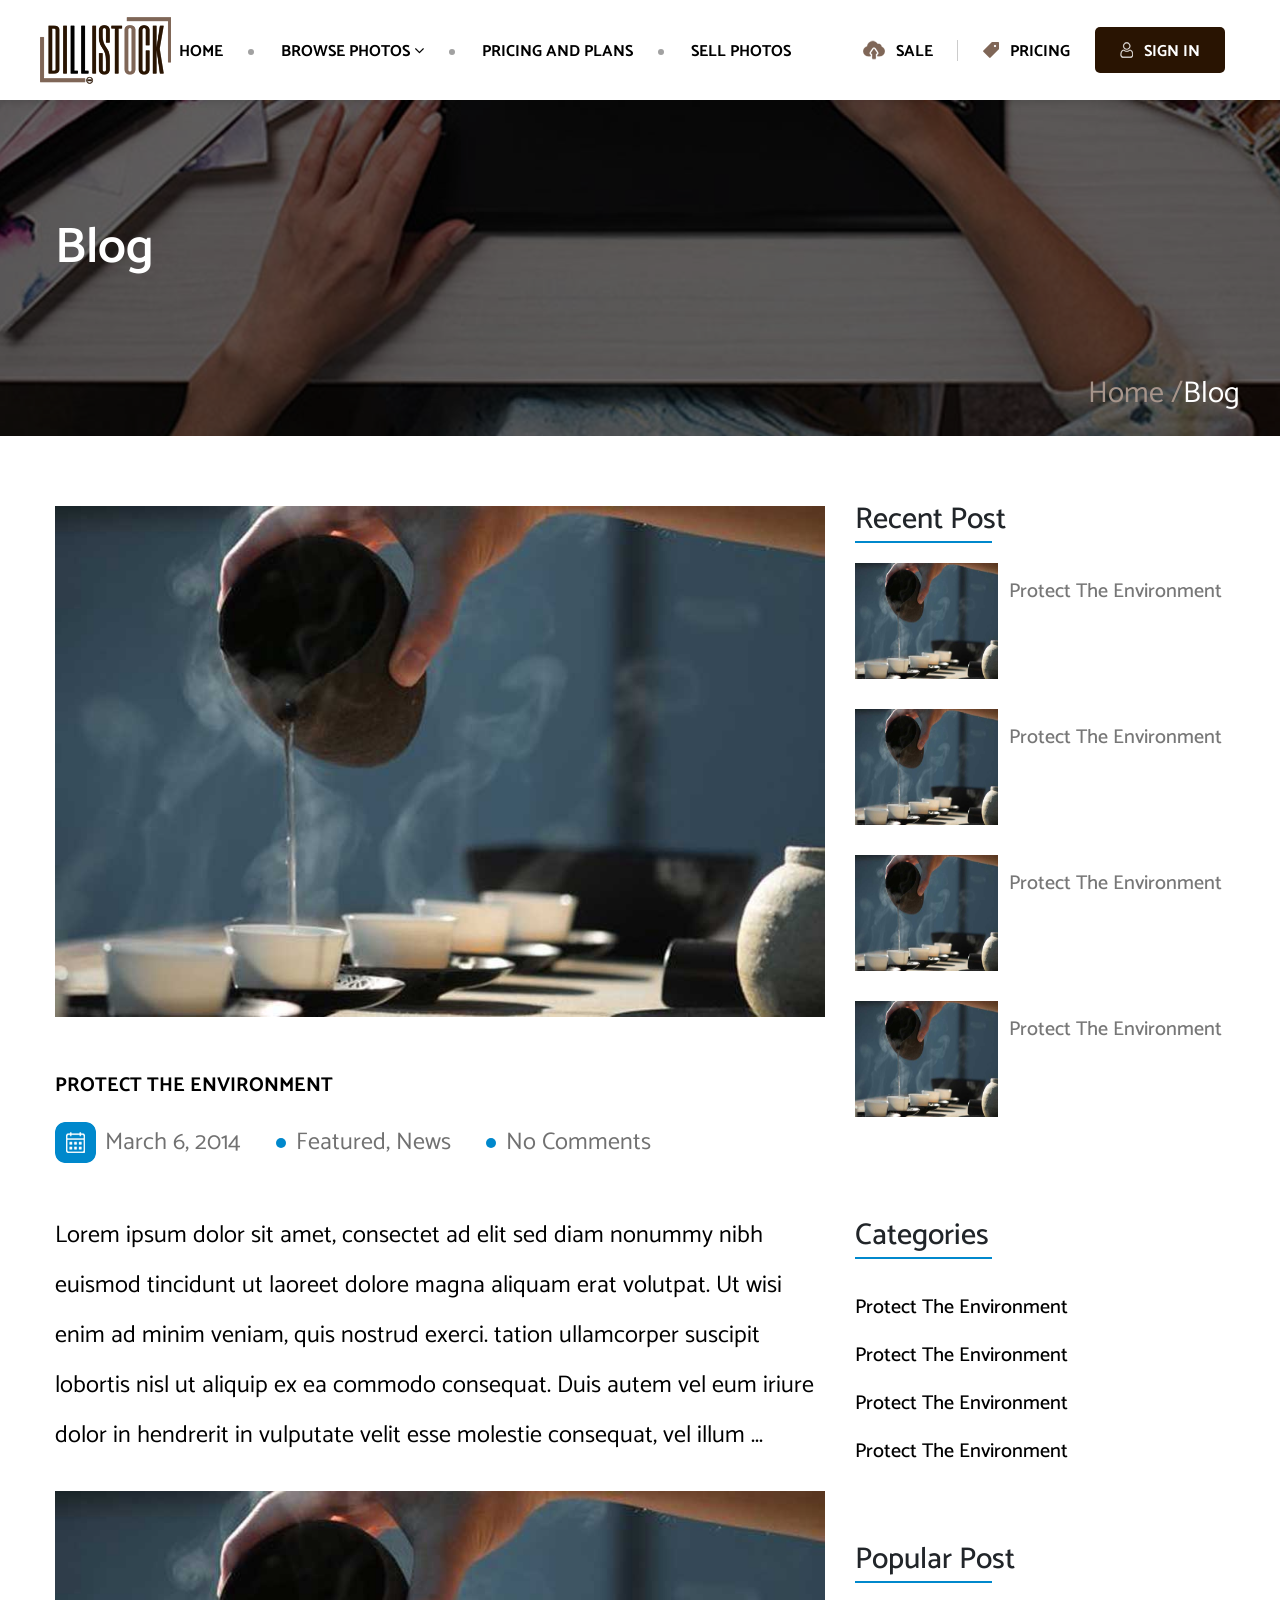
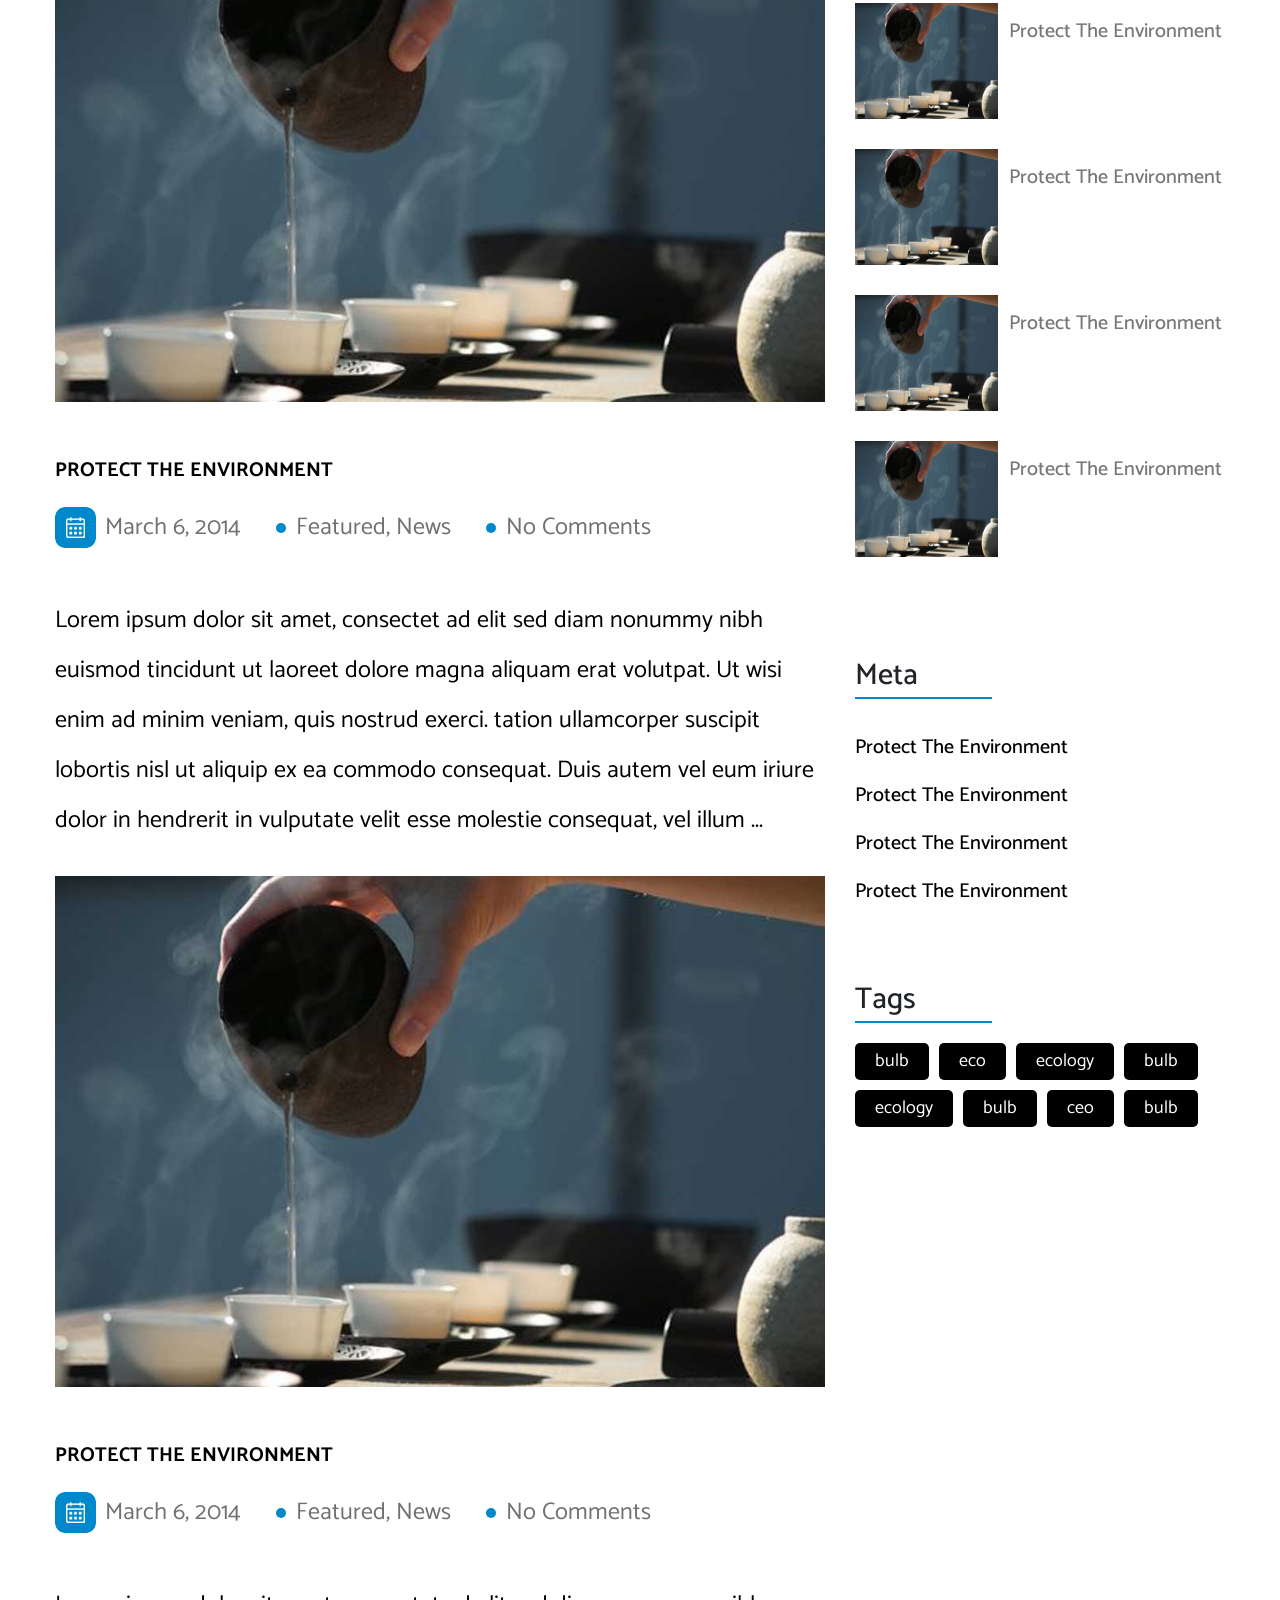
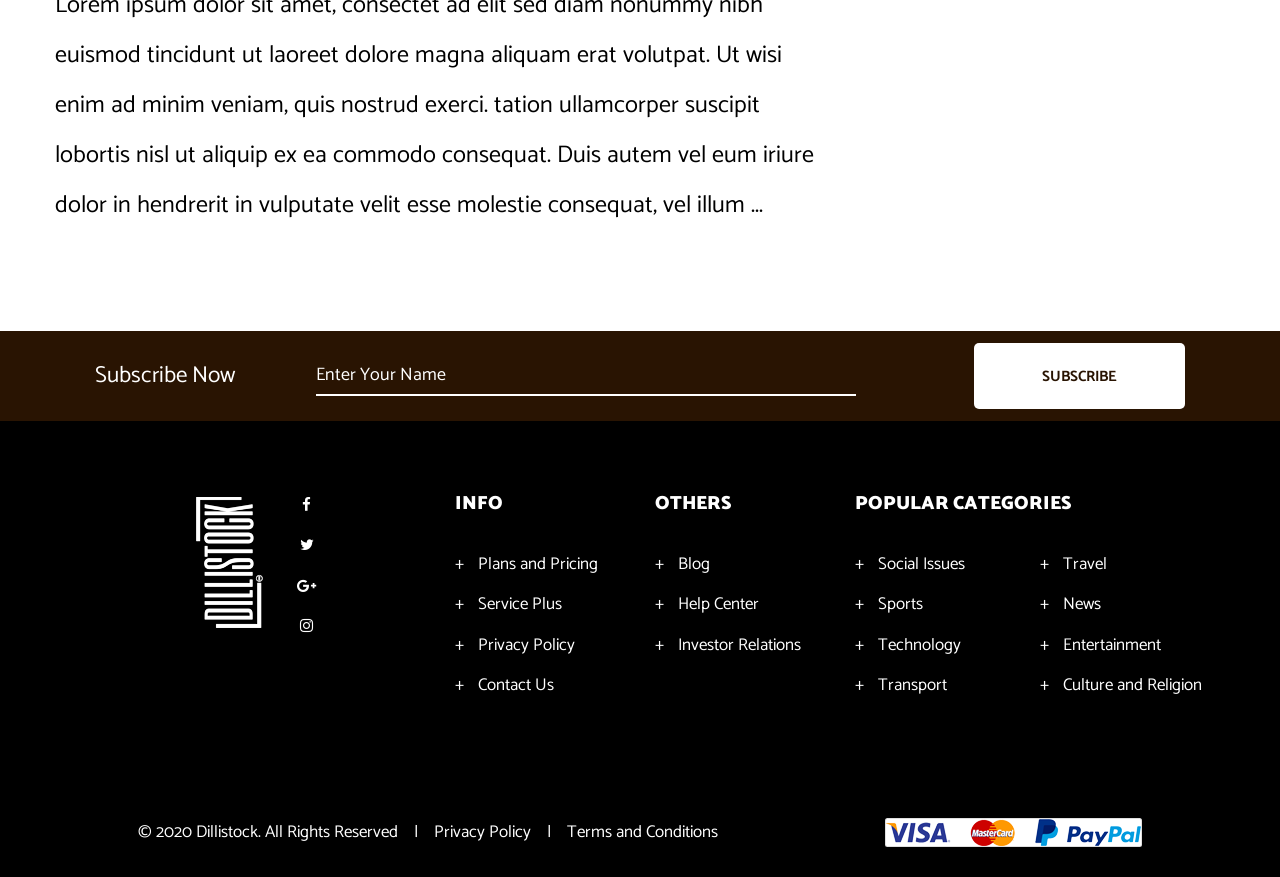
<file: blog.html>
<!DOCTYPE html>
<html lang="en">

<head>
    <meta charset="UTF-8">
    <meta name="viewport" content="width=device-width, initial-scale=1.0">
    <title>Dilli Stock::Blog</title>
    <link rel="stylesheet" href="css/main.css">

</head>

<body>

    <div class="loader" id="load_screen">
        <div class="text-center">
            <div class="spinner-border" role="status">
                <span class="sr-only">Loading...</span>
            </div>
        </div>
    </div>

    <header>
        <div class="container">
            <a href="#"><img src="images/logo.png" class="logo" alt=""></a>
            <div class="right_details mobile-menu">
                <ul class="menu ">
                    <li><a href="">Home</a></li>
                    <li><a href="">Browse Photos <span class="fa fa-angle-down"></span></a>
                        <ul>
                            <li><a href="">Sub Menu 1</a></li>
                            <li><a href="">Sub Menu 2</a></li>
                            <li><a href="">Sub Menu 3</a></li>
                            <li><a href="">Sub Menu 4</a></li>
                        </ul>
                    </li>
                    <li><a href="">Pricing and Plans</a></li>
                    <li><a href="">Sell Photos</a></li>
                </ul>
                <div class="right_widget">
                    <ul class="details">
                        <li><a href=""><img src="images/hi1.png" alt="">sale</a></li>
                        <li><a href=""><img src="images/hi2.png" alt="">pricing</a></li>
                        <li><a href=""><img src="images/hi3.png" alt="">sign in</a></li>
                    </ul>
                </div>
            </div>
        </div>
    </header>

    <div class="inner_hero_back">
        <div class="ovarlay"></div>
        <img src="images/about_bg.jpg" alt="">
        <div class="container">
             <h1>Blog</h1>
             <ul class="bedcrumb">
                 <li><a href="">Home / </a></li>
                 <li>Blog</li>
             </ul>
        </div>
    </div>


    <div class="default_body">
        <div class="container">
            <div class="content_back">
                <div class="row">
                    <div class="col-lg-8 col-md-7">
                        <div class="blog_left_details">
                            <div class="avator_part">
                                <img src="images/b1.jpg" alt="">
                                <div class="widget_area">
                                    <h3>Protect the Environment</h3>
                                    <div class="widget">
                                        <li><img src="images/cal.png" alt=""> March 6, 2014</li>
                                        <li>Featured, News</li>
                                        <li>No Comments</li>
                                    </div>
                                </div>
                            </div>
                            <div class="content_area">
                                <p class="demo">Lorem ipsum dolor sit amet, consectet ad elit sed diam nonummy nibh euismod tincidunt ut laoreet dolore magna aliquam erat volutpat. Ut wisi enim ad minim veniam, quis nostrud exerci. tation ullamcorper suscipit lobortis nisl ut aliquip ex ea commodo consequat. Duis autem vel eum iriure dolor in hendrerit in vulputate velit esse molestie consequat, vel illum ...</p>
                            </div>
                            
                        </div>
                        <div class="blog_left_details">
                            <div class="avator_part">
                                <img src="images/b1.jpg" alt="">
                                <div class="widget_area">
                                    <h3>Protect the Environment</h3>
                                    <div class="widget">
                                        <li><img src="images/cal.png" alt=""> March 6, 2014</li>
                                        <li>Featured, News</li>
                                        <li>No Comments</li>
                                    </div>
                                </div>
                            </div>
                            <div class="content_area">
                                <p class="demo">Lorem ipsum dolor sit amet, consectet ad elit sed diam nonummy nibh euismod tincidunt ut laoreet dolore magna aliquam erat volutpat. Ut wisi enim ad minim veniam, quis nostrud exerci. tation ullamcorper suscipit lobortis nisl ut aliquip ex ea commodo consequat. Duis autem vel eum iriure dolor in hendrerit in vulputate velit esse molestie consequat, vel illum ...</p>
                            </div>
                            
                        </div>
                        <div class="blog_left_details">
                            <div class="avator_part">
                                <img src="images/b1.jpg" alt="">
                                <div class="widget_area">
                                    <h3>Protect the Environment</h3>
                                    <div class="widget">
                                        <li><img src="images/cal.png" alt=""> March 6, 2014</li>
                                        <li>Featured, News</li>
                                        <li>No Comments</li>
                                    </div>
                                </div>
                            </div>
                            <div class="content_area">
                                <p class="demo">Lorem ipsum dolor sit amet, consectet ad elit sed diam nonummy nibh euismod tincidunt ut laoreet dolore magna aliquam erat volutpat. Ut wisi enim ad minim veniam, quis nostrud exerci. tation ullamcorper suscipit lobortis nisl ut aliquip ex ea commodo consequat. Duis autem vel eum iriure dolor in hendrerit in vulputate velit esse molestie consequat, vel illum ...</p>
                            </div>
                            
                        </div>
                    </div>
                    <div class="col-lg-4 col-md-5">
                        <div class="widget_right">
                            <h3>Recent Post</h3>
                            <ul class="details">
                                <li>
                                    <img src="images/b1.jpg" alt="">
                                    <h5><a href="">Protect the Environment</a></h5>
                                </li>
                                <li>
                                    <img src="images/b1.jpg" alt="">
                                    <h5><a href="">Protect the Environment</a></h5>
                                </li>
                                <li>
                                    <img src="images/b1.jpg" alt="">
                                    <h5><a href="">Protect the Environment</a></h5>
                                </li>
                                <li>
                                    <img src="images/b1.jpg" alt="">
                                    <h5><a href="">Protect the Environment</a></h5>
                                </li>
                            </ul>
                        </div>
                        <div class="widget_right cat">
                            <h3>Categories</h3>
                            <ul class="details">
                                <li>
                                    
                                    <h5><a href="">Protect the Environment</a></h5>
                                </li>
                                <li>
                                    
                                    <h5><a href="">Protect the Environment</a></h5>
                                </li>
                                <li>
                                    
                                    <h5><a href="">Protect the Environment</a></h5>
                                </li>
                                <li>
                                    
                                    <h5><a href="">Protect the Environment</a></h5>
                                </li>
                            </ul>
                        </div>
                        <div class="widget_right">
                            <h3>Popular Post</h3>
                            <ul class="details">
                                <li>
                                    <img src="images/b1.jpg" alt="">
                                    <h5><a href="">Protect the Environment</a></h5>
                                </li>
                                <li>
                                    <img src="images/b1.jpg" alt="">
                                    <h5><a href="">Protect the Environment</a></h5>
                                </li>
                                <li>
                                    <img src="images/b1.jpg" alt="">
                                    <h5><a href="">Protect the Environment</a></h5>
                                </li>
                                <li>
                                    <img src="images/b1.jpg" alt="">
                                    <h5><a href="">Protect the Environment</a></h5>
                                </li>
                            </ul>
                        </div>
                        <div class="widget_right cat">
                            <h3>Meta</h3>
                            <ul class="details">
                                <li>
                                    
                                    <h5><a href="">Protect the Environment</a></h5>
                                </li>
                                <li>
                                    
                                    <h5><a href="">Protect the Environment</a></h5>
                                </li>
                                <li>
                                    
                                    <h5><a href="">Protect the Environment</a></h5>
                                </li>
                                <li>
                                    
                                    <h5><a href="">Protect the Environment</a></h5>
                                </li>
                            </ul>
                        </div>
                        <div class="widget_right cat tags">
                            <h3>Tags</h3>
                            <ul class="details">
                                <li><a href="">bulb</a></li> 
                                <li><a href="">eco</a></li> 
                                <li><a href="">ecology</a></li> 
                                <li><a href="">bulb</a></li> 
                                <li><a href="">ecology</a></li> 
                                <li><a href="">bulb</a></li> 
                                <li><a href="">ceo</a></li> 
                                <li><a href="">bulb</a></li>                                
                            </ul>
                        </div>
                    </div>
                </div>
            </div>
            
            
        </div>
    </div>


    
    <footer>
        <div class="top">
            <div class="container">
                <p>Subscribe Now</p>
                <div class="subscribe">
                    <input type="text" placeholder="Enter Your Name" class="input">
                    <input type="submit" value="subscribe" class="submit">
                </div>
            </div>
        </div>
        <div class="main_footer">
            <div class="container">
                <div class="details">
                    <div class="row">
                        <div class="col-lg-4 col-md-4 first">
                            <img src="images/logo.png" alt="">
                            <ul class="social">
                                <li><a href=""><span class="fa fa-facebook"></span></a></li>
                                <li><a href=""><span class="fa fa-twitter"></span></a></li>
                                <li><a href=""><span class="fa fa-google-plus"></span></a></li>
                                <li><a href=""><span class="fa fa-instagram"></span></a></li>
                            </ul>
                        </div>
                        <div class="col-lg-2 col-md-4 col-6">
                            <div class="portion">
                                <h2>Info</h2>
                                <ul class="ft_menu">
                                    <li><a href="">Plans and Pricing</a></li>
                                    <li><a href="">Service Plus</a></li>
                                    <li><a href="">Privacy Policy</a></li>
                                    <li><a href="">Contact Us</a></li>
                                </ul>
                            </div>
                        </div>
                        <div class="col-lg-2 col-md-4 col-6">
                            <div class="portion">
                                <h2>others</h2>
                                <ul class="ft_menu">
                                    <li><a href="">Blog</a></li>
                                    <li><a href="">Help Center</a></li>
                                    <li><a href="">Investor Relations</a></li>
                                </ul>
                            </div>
                        </div>
                        <div class="col-lg-4">
                            <div class="portion">
                                <h2>Popular Categories</h2>
                                <ul class="ft_menu last">
                                    <li><a href="">Social Issues</a></li>
                                    <li><a href="">Travel</a></li>
                                    <li><a href="">Sports</a></li>
                                    <li><a href="">News</a></li>
                                    <li><a href="">Technology</a></li>
                                    <li><a href="">Entertainment</a></li>
                                    <li><a href="">Transport</a></li>
                                    <li><a href="">Culture and Religion</a></li>
                                </ul>
                            </div>
                        </div>
                    </div>
                </div>

            </div>
        </div>
        <div class="copy_right">
            <div class="container">
                <p>© 2020 Dillistock. All Rights Reserved &nbsp;&nbsp; | &nbsp;&nbsp; <a href="">Privacy Policy</a>
                    &nbsp;&nbsp; | &nbsp;&nbsp; <a href="">Terms and Conditions</a> </p>
                <img src="images/card.png" alt="" class="card">
            </div>
        </div>
    </footer>


    <script src="https://ajax.googleapis.com/ajax/libs/jquery/3.5.1/jquery.min.js"></script>
    <script src="js/jquery-migrate-1.4.1.min.js"></script>
    <script src="https://cdnjs.cloudflare.com/ajax/libs/popper.js/1.16.0/umd/popper.min.js"></script>
    <script src="https://maxcdn.bootstrapcdn.com/bootstrap/4.5.2/js/bootstrap.min.js"></script>
    <script src="js/jquery.slicknav.min.js"></script>
    <script src="js/owl.carousel.js"></script>
    <script src="js/jquery.fancybox.min.js"></script>
    <script src="js/app.js"></script>
</body>

</html>
</file>
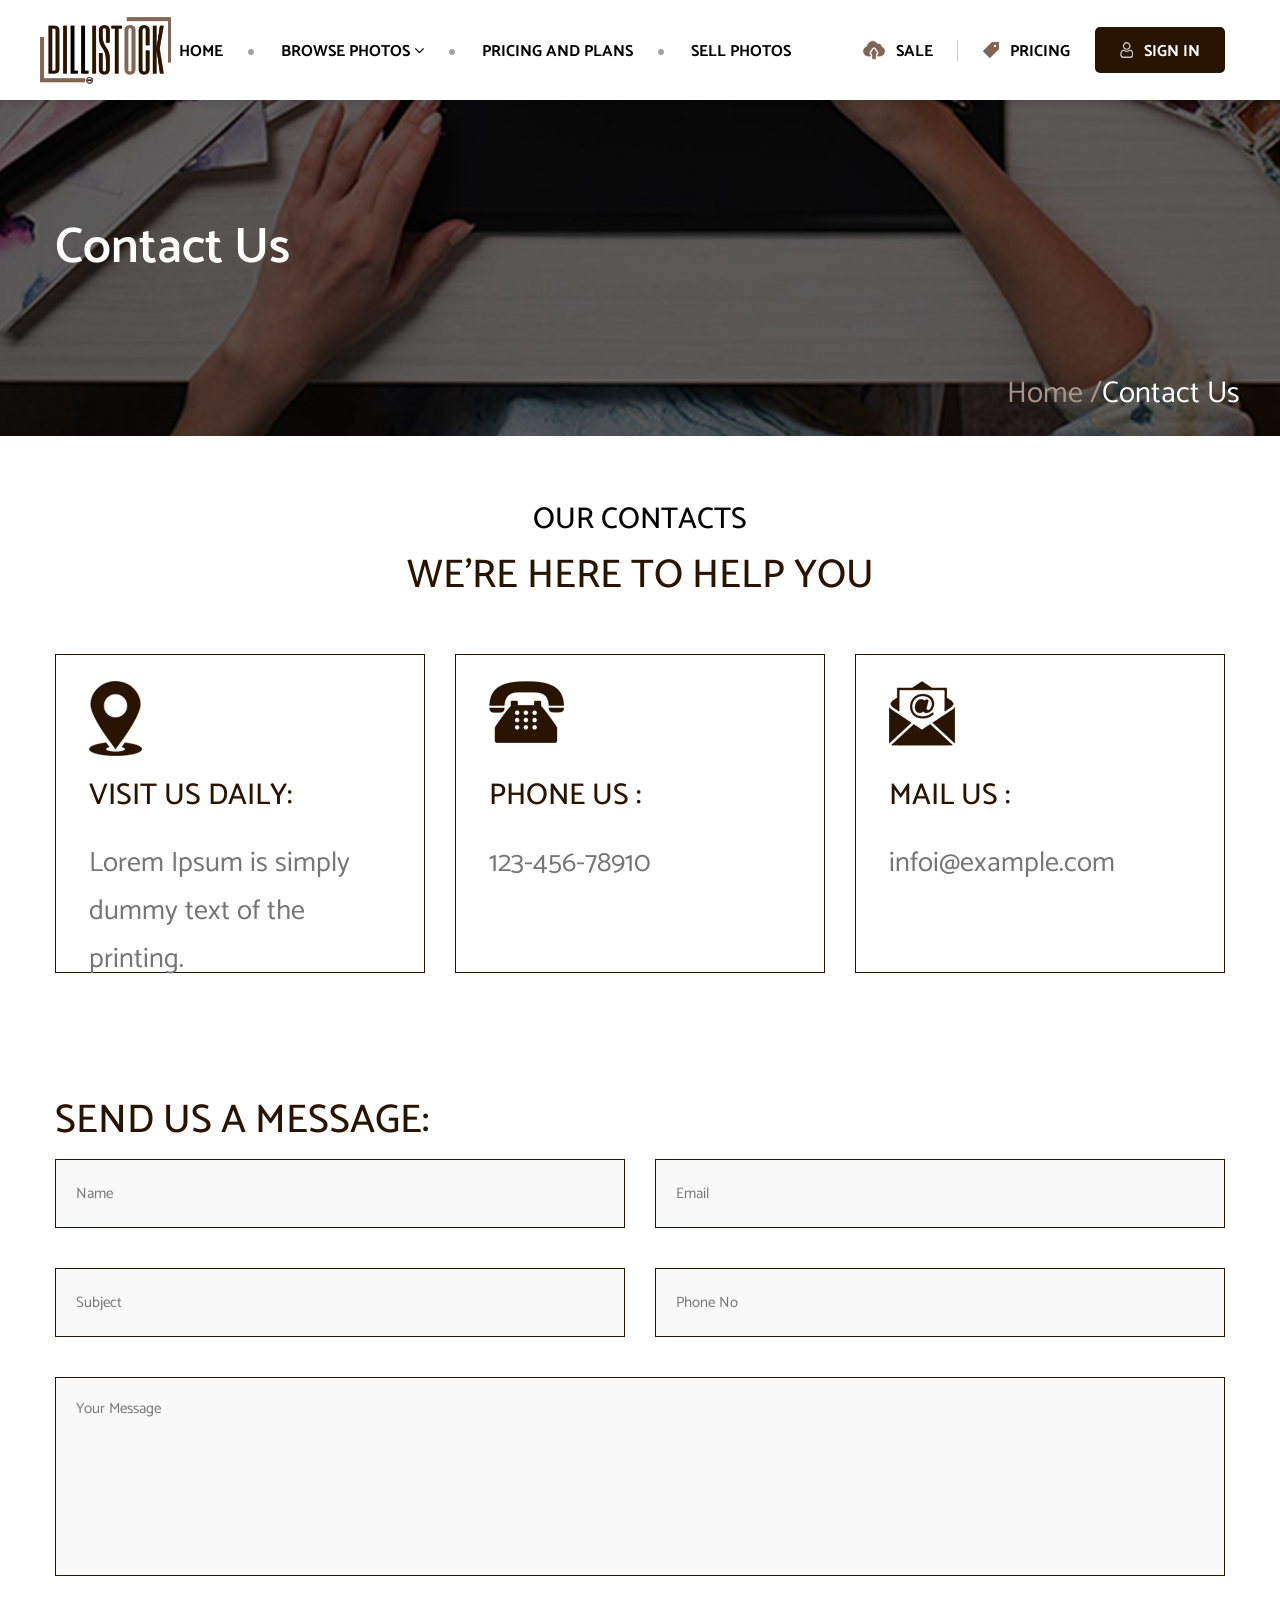
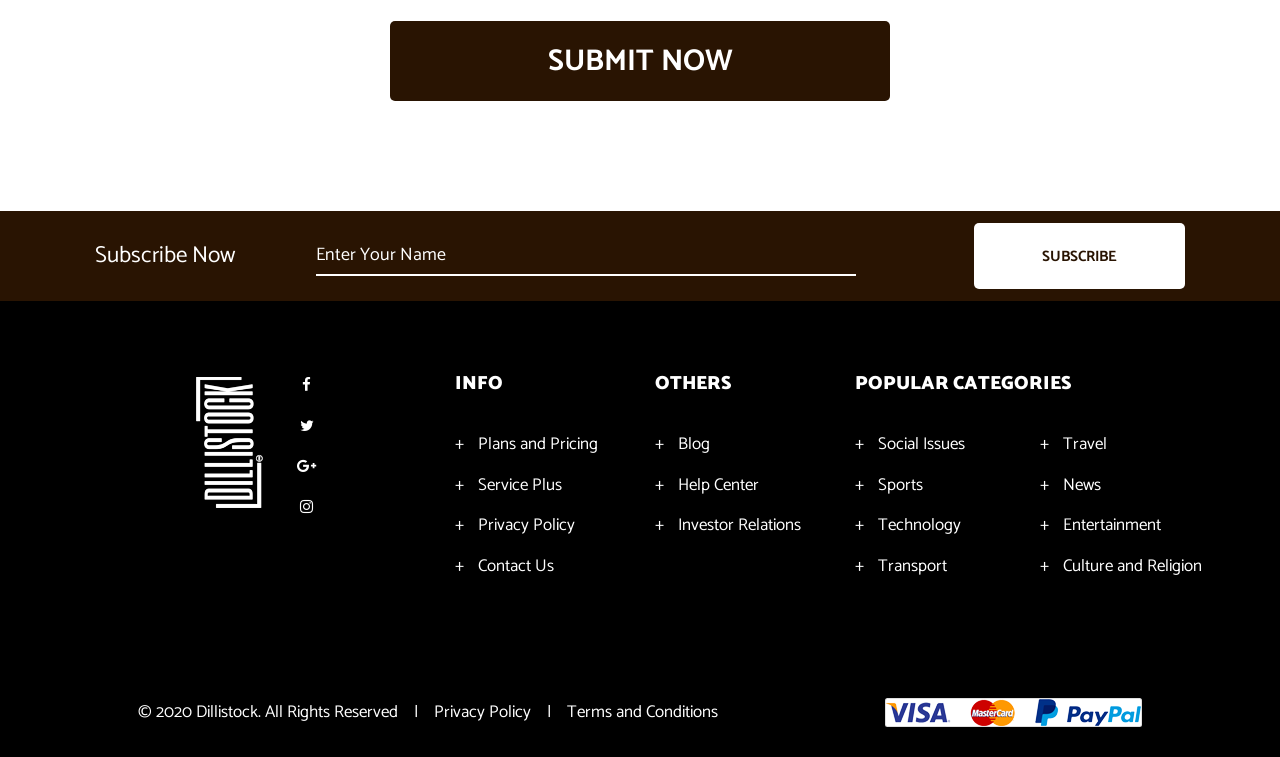
<file: contact.html>
<!DOCTYPE html>
<html lang="en">

<head>
    <meta charset="UTF-8">
    <meta name="viewport" content="width=device-width, initial-scale=1.0">
    <title>Dilli Stock::Contact Us</title>
    <link rel="stylesheet" href="css/main.css">

</head>

<body>

    <div class="loader" id="load_screen">
        <div class="text-center">
            <div class="spinner-border" role="status">
                <span class="sr-only">Loading...</span>
            </div>
        </div>
    </div>

    <header>
        <div class="container">
            <a href="#"><img src="images/logo.png" class="logo" alt=""></a>
            <div class="right_details mobile-menu">
                <ul class="menu ">
                    <li><a href="">Home</a></li>
                    <li><a href="">Browse Photos <span class="fa fa-angle-down"></span></a>
                        <ul>
                            <li><a href="">Sub Menu 1</a></li>
                            <li><a href="">Sub Menu 2</a></li>
                            <li><a href="">Sub Menu 3</a></li>
                            <li><a href="">Sub Menu 4</a></li>
                        </ul>
                    </li>
                    <li><a href="">Pricing and Plans</a></li>
                    <li><a href="">Sell Photos</a></li>
                </ul>
                <div class="right_widget">
                    <ul class="details">
                        <li><a href=""><img src="images/hi1.png" alt="">sale</a></li>
                        <li><a href=""><img src="images/hi2.png" alt="">pricing</a></li>
                        <li><a href=""><img src="images/hi3.png" alt="">sign in</a></li>
                    </ul>
                </div>
            </div>
        </div>
    </header>

    <div class="inner_hero_back">
        <div class="ovarlay"></div>
        <img src="images/about_bg.jpg" alt="">
        <div class="container">
             <h1>Contact Us</h1>
             <ul class="bedcrumb">
                 <li><a href="">Home / </a></li>
                 <li>Contact Us</li>
             </ul>
        </div>
    </div>


    <div class="default_body">
        <div class="container">
            <div class="contact_heading">
                <h3>OUR CONTACTS</h3>
                <h2>We’re Here to Help You</h2>
            </div>
            <div class="contact_details">
                <div class="row">
                    <div class="col-lg-4 col-md-6">
                        <div class="portion">
                            <div class="image_back">
                                <img src="images/con1.png" alt="">
                            </div>
                            <h2>Visit Us Daily:</h2>
                            <p>Lorem Ipsum is simply dummy text of the printing.</p>
                        </div>
                    </div>
                    <div class="col-lg-4 col-md-6">
                        <div class="portion">
                            <div class="image_back">
                                <img src="images/con2.png" alt="">
                            </div>
                            <h2>Phone Us :</h2>
                            <p>123-456-78910</p>
                        </div>
                    </div>
                    <div class="col-lg-4">
                        <div class="portion">
                            <div class="image_back">
                                <img src="images/con3.png" alt="">
                            </div>
                            <h2>Mail Us  :</h2>
                            <p>infoi@example.com</p>
                        </div>
                    </div>
                </div>
            </div>
            <div class="message_back">
                <h2>Send Us a Message:</h2>
                <div class="contact_form_back">
                    <div class="row">
                        <div class="col-md-6">
                            <div class="portion"><input type="text" class="input" placeholder="Name"></div>
                        </div>
                        <div class="col-md-6">
                            <div class="portion"><input type="email" class="input" placeholder="Email"></div>
                        </div>
                        <div class="col-md-6">
                            <div class="portion"><input type="text" class="input" placeholder="Subject"></div>
                        </div>
                        <div class="col-md-6">
                            <div class="portion"><input type="tel" class="input" placeholder="Phone No"></div>
                        </div>
                        <div class="col-md-12">
                            <div class="portion"><textarea name="" id="" class="input textarea" placeholder="Your Message"></textarea></div>
                        </div>
                        <div class="col-md-12">
                            <div class="portion">
                                <input type="submit" class="submit" value="submit now">
                            </div>
                        </div>
                    </div>
                </div>
            </div>
        </div>
    </div>


    
    <footer>
        <div class="top">
            <div class="container">
                <p>Subscribe Now</p>
                <div class="subscribe">
                    <input type="text" placeholder="Enter Your Name" class="input">
                    <input type="submit" value="subscribe" class="submit">
                </div>
            </div>
        </div>
        <div class="main_footer">
            <div class="container">
                <div class="details">
                    <div class="row">
                        <div class="col-lg-4 col-md-4 first">
                            <img src="images/logo.png" alt="">
                            <ul class="social">
                                <li><a href=""><span class="fa fa-facebook"></span></a></li>
                                <li><a href=""><span class="fa fa-twitter"></span></a></li>
                                <li><a href=""><span class="fa fa-google-plus"></span></a></li>
                                <li><a href=""><span class="fa fa-instagram"></span></a></li>
                            </ul>
                        </div>
                        <div class="col-lg-2 col-md-4 col-6">
                            <div class="portion">
                                <h2>Info</h2>
                                <ul class="ft_menu">
                                    <li><a href="">Plans and Pricing</a></li>
                                    <li><a href="">Service Plus</a></li>
                                    <li><a href="">Privacy Policy</a></li>
                                    <li><a href="">Contact Us</a></li>
                                </ul>
                            </div>
                        </div>
                        <div class="col-lg-2 col-md-4 col-6">
                            <div class="portion">
                                <h2>others</h2>
                                <ul class="ft_menu">
                                    <li><a href="">Blog</a></li>
                                    <li><a href="">Help Center</a></li>
                                    <li><a href="">Investor Relations</a></li>
                                </ul>
                            </div>
                        </div>
                        <div class="col-lg-4">
                            <div class="portion">
                                <h2>Popular Categories</h2>
                                <ul class="ft_menu last">
                                    <li><a href="">Social Issues</a></li>
                                    <li><a href="">Travel</a></li>
                                    <li><a href="">Sports</a></li>
                                    <li><a href="">News</a></li>
                                    <li><a href="">Technology</a></li>
                                    <li><a href="">Entertainment</a></li>
                                    <li><a href="">Transport</a></li>
                                    <li><a href="">Culture and Religion</a></li>
                                </ul>
                            </div>
                        </div>
                    </div>
                </div>

            </div>
        </div>
        <div class="copy_right">
            <div class="container">
                <p>© 2020 Dillistock. All Rights Reserved &nbsp;&nbsp; | &nbsp;&nbsp; <a href="">Privacy Policy</a>
                    &nbsp;&nbsp; | &nbsp;&nbsp; <a href="">Terms and Conditions</a> </p>
                <img src="images/card.png" alt="" class="card">
            </div>
        </div>
    </footer>


    <script src="https://ajax.googleapis.com/ajax/libs/jquery/3.5.1/jquery.min.js"></script>
    <script src="js/jquery-migrate-1.4.1.min.js"></script>
    <script src="https://cdnjs.cloudflare.com/ajax/libs/popper.js/1.16.0/umd/popper.min.js"></script>
    <script src="https://maxcdn.bootstrapcdn.com/bootstrap/4.5.2/js/bootstrap.min.js"></script>
    <script src="js/jquery.slicknav.min.js"></script>
    <script src="js/owl.carousel.js"></script>
    <script src="js/jquery.fancybox.min.js"></script>
    <script src="js/app.js"></script>
</body>

</html>
</file>
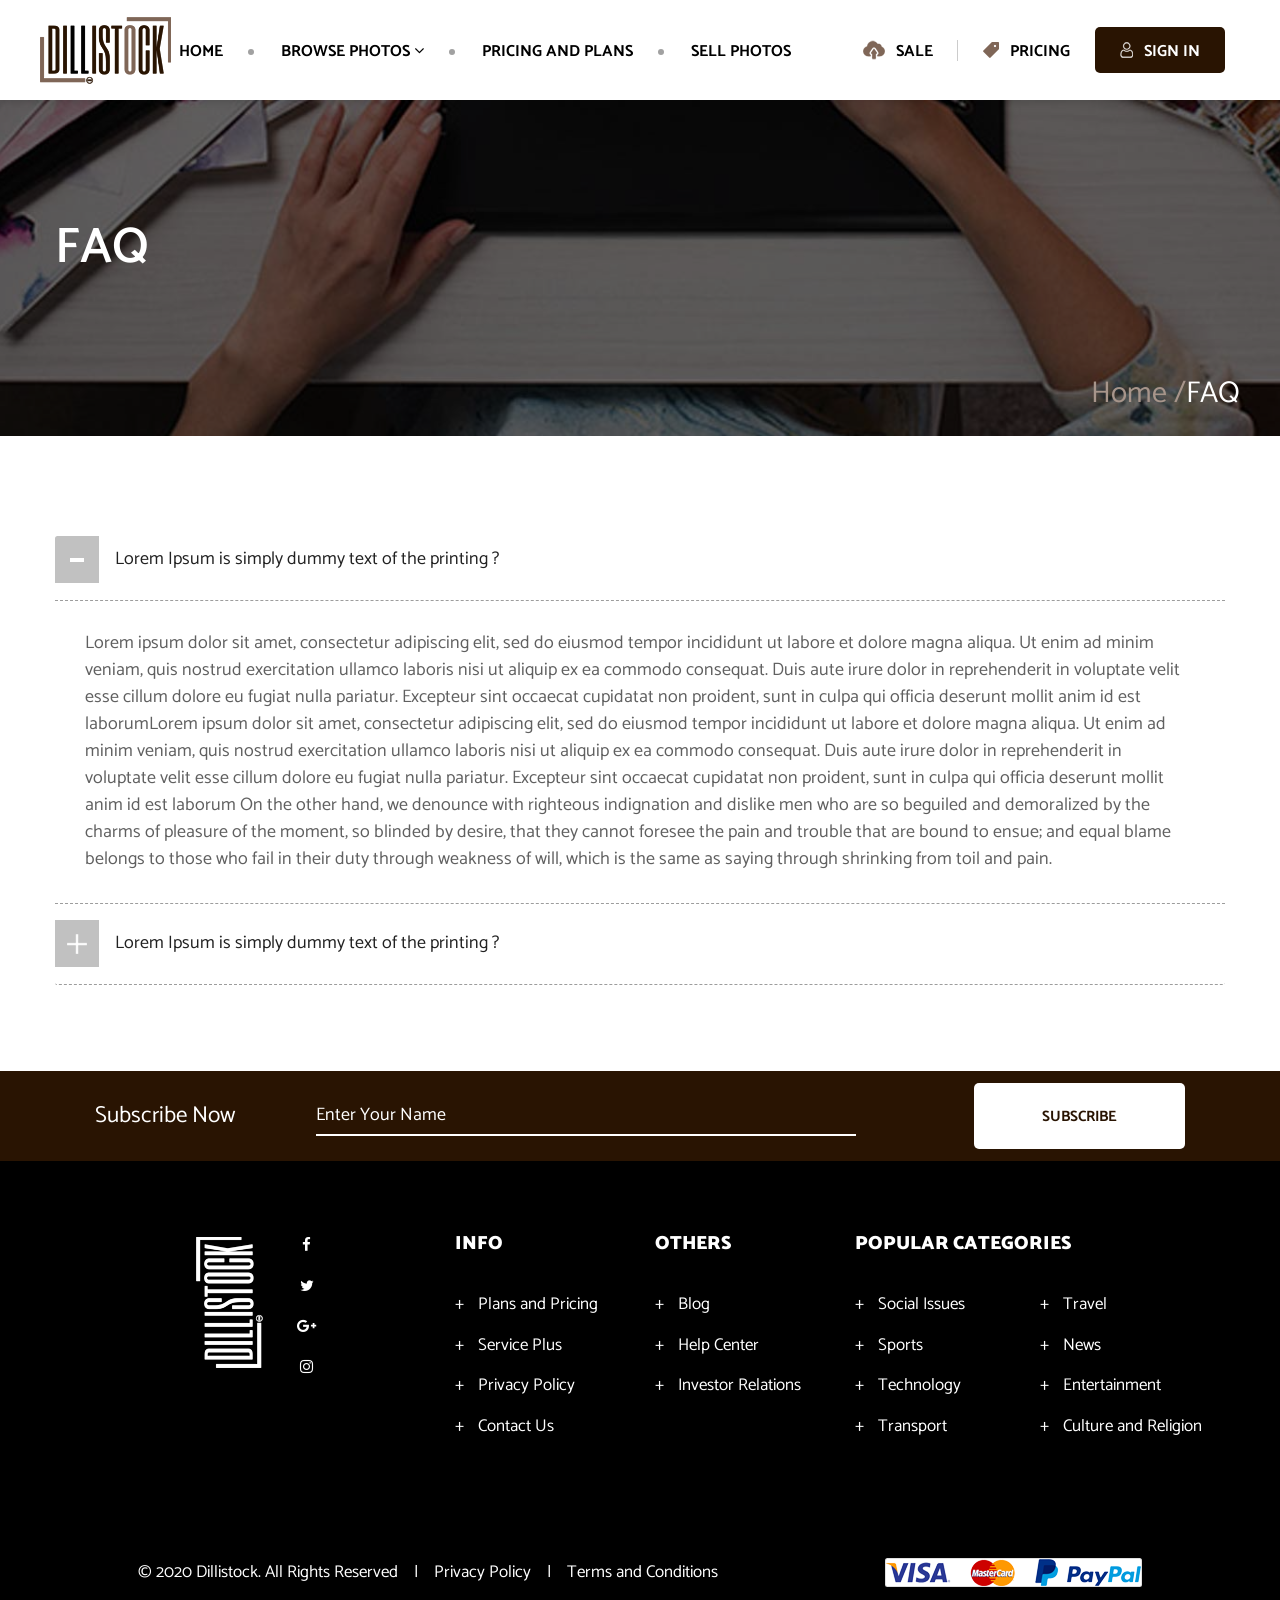
<file: faq.html>
<!DOCTYPE html>
<html lang="en">

<head>
    <meta charset="UTF-8">
    <meta name="viewport" content="width=device-width, initial-scale=1.0">
    <title>Dilli Stock::About Us</title>
    <link rel="stylesheet" href="css/main.css">

</head>

<body>

    <div class="loader" id="load_screen">
        <div class="text-center">
            <div class="spinner-border" role="status">
                <span class="sr-only">Loading...</span>
            </div>
        </div>
    </div>

    <header>
        <div class="container">
            <a href="#"><img src="images/logo.png" class="logo" alt=""></a>
            <div class="right_details mobile-menu">
                <ul class="menu ">
                    <li><a href="">Home</a></li>
                    <li><a href="">Browse Photos <span class="fa fa-angle-down"></span></a>
                        <ul>
                            <li><a href="">Sub Menu 1</a></li>
                            <li><a href="">Sub Menu 2</a></li>
                            <li><a href="">Sub Menu 3</a></li>
                            <li><a href="">Sub Menu 4</a></li>
                        </ul>
                    </li>
                    <li><a href="">Pricing and Plans</a></li>
                    <li><a href="">Sell Photos</a></li>
                </ul>
                <div class="right_widget">
                    <ul class="details">
                        <li><a href=""><img src="images/hi1.png" alt="">sale</a></li>
                        <li><a href=""><img src="images/hi2.png" alt="">pricing</a></li>
                        <li><a href=""><img src="images/hi3.png" alt="">sign in</a></li>
                    </ul>
                </div>
            </div>
        </div>
    </header>

    <div class="inner_hero_back">
        <div class="ovarlay"></div>
        <img src="images/about_bg.jpg" alt="">
        <div class="container">
             <h1>FAQ</h1>
             <ul class="bedcrumb">
                 <li><a href="">Home / </a></li>
                 <li>FAQ</li>
             </ul>
        </div>
    </div>


    <div class="default_body">
        <div class="container">
            <div class="accordion custom" id="accordionExample">
                <div class="card">
                    <div class="card-header" id="headingOne" data-toggle="collapse" data-target="#collapseOne">
                      <i class="fa fa-plus"></i> Lorem Ipsum is simply dummy text of the printing ?
                    </div>
                    <div id="collapseOne" class="collapse show" aria-labelledby="headingOne" data-parent="#accordionExample">
                        <div class="card-body">
                            <p class="demo">Lorem ipsum dolor sit amet, consectetur adipiscing elit, sed do eiusmod tempor incididunt ut labore et dolore magna aliqua. Ut enim ad minim veniam, quis nostrud exercitation ullamco laboris nisi ut aliquip ex ea commodo consequat. Duis aute irure dolor in reprehenderit in voluptate velit esse cillum dolore eu fugiat nulla pariatur. Excepteur sint occaecat cupidatat non proident, sunt in culpa qui officia deserunt mollit anim id est laborumLorem ipsum dolor sit amet, consectetur adipiscing elit, sed do 
                                eiusmod tempor incididunt ut labore et dolore magna aliqua. Ut enim ad minim veniam, quis nostrud exercitation ullamco laboris nisi ut aliquip ex ea commodo consequat. Duis aute irure dolor in reprehenderit in voluptate velit esse cillum dolore eu fugiat nulla pariatur. Excepteur sint occaecat cupidatat non proident, sunt in culpa qui officia deserunt mollit anim id est laborum On the other hand, we denounce with righteous indignation and dislike men who are so beguiled and demoralized by the charms of pleasure of the moment, so blinded by desire, that they cannot foresee the pain and trouble that are bound to ensue; and equal blame belongs to those who fail in their duty through weakness of will, which is the same as saying through shrinking from toil and pain.</p>
                        </div>
                    </div>
                </div>
                <div class="card">
                    <div class="card-header" id="headingOne" data-toggle="collapse" data-target="#collapsetwo">
                        <i class="fa fa-plus"></i> Lorem Ipsum is simply dummy text of the printing ?
                    </div>
                    <div id="collapsetwo" class="collapse" aria-labelledby="headingOne" data-parent="#accordionExample">
                        <div class="card-body">
                            <p class="demo">
                                <p class="demo">Lorem ipsum dolor sit amet, consectetur adipiscing elit, sed do eiusmod tempor incididunt ut labore et dolore magna aliqua. Ut enim ad minim veniam, quis nostrud exercitation ullamco laboris nisi ut aliquip ex ea commodo consequat. Duis aute irure dolor in reprehenderit in voluptate velit esse cillum dolore eu fugiat nulla pariatur. Excepteur sint occaecat cupidatat non proident, sunt in culpa qui officia deserunt mollit anim id est laborumLorem ipsum dolor sit amet, consectetur adipiscing elit, sed do 
                                    eiusmod tempor incididunt ut labore et dolore magna aliqua. Ut enim ad minim veniam, quis nostrud exercitation ullamco laboris nisi ut aliquip ex ea commodo consequat. Duis aute irure dolor in reprehenderit in voluptate velit esse cillum dolore eu fugiat nulla pariatur. Excepteur sint occaecat cupidatat non proident, sunt in culpa qui officia deserunt mollit anim id est laborum On the other hand, we denounce with righteous indignation and dislike men who are so beguiled and demoralized by the charms of pleasure of the moment, so blinded by desire, that they cannot foresee the pain and trouble that are bound to ensue; and equal blame belongs to those who fail in their duty through weakness of will, which is the same as saying through shrinking from toil and pain.</p>
                            </p>
                        </div>
                    </div>
                </div>
            </div>
        </div>
    </div>


    
    <footer>
        <div class="top">
            <div class="container">
                <p>Subscribe Now</p>
                <div class="subscribe">
                    <input type="text" placeholder="Enter Your Name" class="input">
                    <input type="submit" value="subscribe" class="submit">
                </div>
            </div>
        </div>
        <div class="main_footer">
            <div class="container">
                <div class="details">
                    <div class="row">
                        <div class="col-lg-4 col-md-4 first">
                            <img src="images/logo.png" alt="">
                            <ul class="social">
                                <li><a href=""><span class="fa fa-facebook"></span></a></li>
                                <li><a href=""><span class="fa fa-twitter"></span></a></li>
                                <li><a href=""><span class="fa fa-google-plus"></span></a></li>
                                <li><a href=""><span class="fa fa-instagram"></span></a></li>
                            </ul>
                        </div>
                        <div class="col-lg-2 col-md-4 col-6">
                            <div class="portion">
                                <h2>Info</h2>
                                <ul class="ft_menu">
                                    <li><a href="">Plans and Pricing</a></li>
                                    <li><a href="">Service Plus</a></li>
                                    <li><a href="">Privacy Policy</a></li>
                                    <li><a href="">Contact Us</a></li>
                                </ul>
                            </div>
                        </div>
                        <div class="col-lg-2 col-md-4 col-6">
                            <div class="portion">
                                <h2>others</h2>
                                <ul class="ft_menu">
                                    <li><a href="">Blog</a></li>
                                    <li><a href="">Help Center</a></li>
                                    <li><a href="">Investor Relations</a></li>
                                </ul>
                            </div>
                        </div>
                        <div class="col-lg-4">
                            <div class="portion">
                                <h2>Popular Categories</h2>
                                <ul class="ft_menu last">
                                    <li><a href="">Social Issues</a></li>
                                    <li><a href="">Travel</a></li>
                                    <li><a href="">Sports</a></li>
                                    <li><a href="">News</a></li>
                                    <li><a href="">Technology</a></li>
                                    <li><a href="">Entertainment</a></li>
                                    <li><a href="">Transport</a></li>
                                    <li><a href="">Culture and Religion</a></li>
                                </ul>
                            </div>
                        </div>
                    </div>
                </div>

            </div>
        </div>
        <div class="copy_right">
            <div class="container">
                <p>© 2020 Dillistock. All Rights Reserved &nbsp;&nbsp; | &nbsp;&nbsp; <a href="">Privacy Policy</a>
                    &nbsp;&nbsp; | &nbsp;&nbsp; <a href="">Terms and Conditions</a> </p>
                <img src="images/card.png" alt="" class="card">
            </div>
        </div>
    </footer>


    <script src="https://ajax.googleapis.com/ajax/libs/jquery/3.5.1/jquery.min.js"></script>
    <script src="js/jquery-migrate-1.4.1.min.js"></script>
    <script src="https://cdnjs.cloudflare.com/ajax/libs/popper.js/1.16.0/umd/popper.min.js"></script>
    <script src="https://maxcdn.bootstrapcdn.com/bootstrap/4.5.2/js/bootstrap.min.js"></script>
    <script src="js/jquery.slicknav.min.js"></script>
    <script src="js/owl.carousel.js"></script>
    <script src="js/jquery.fancybox.min.js"></script>
    <script src="js/app.js"></script>
</body>

</html>
</file>
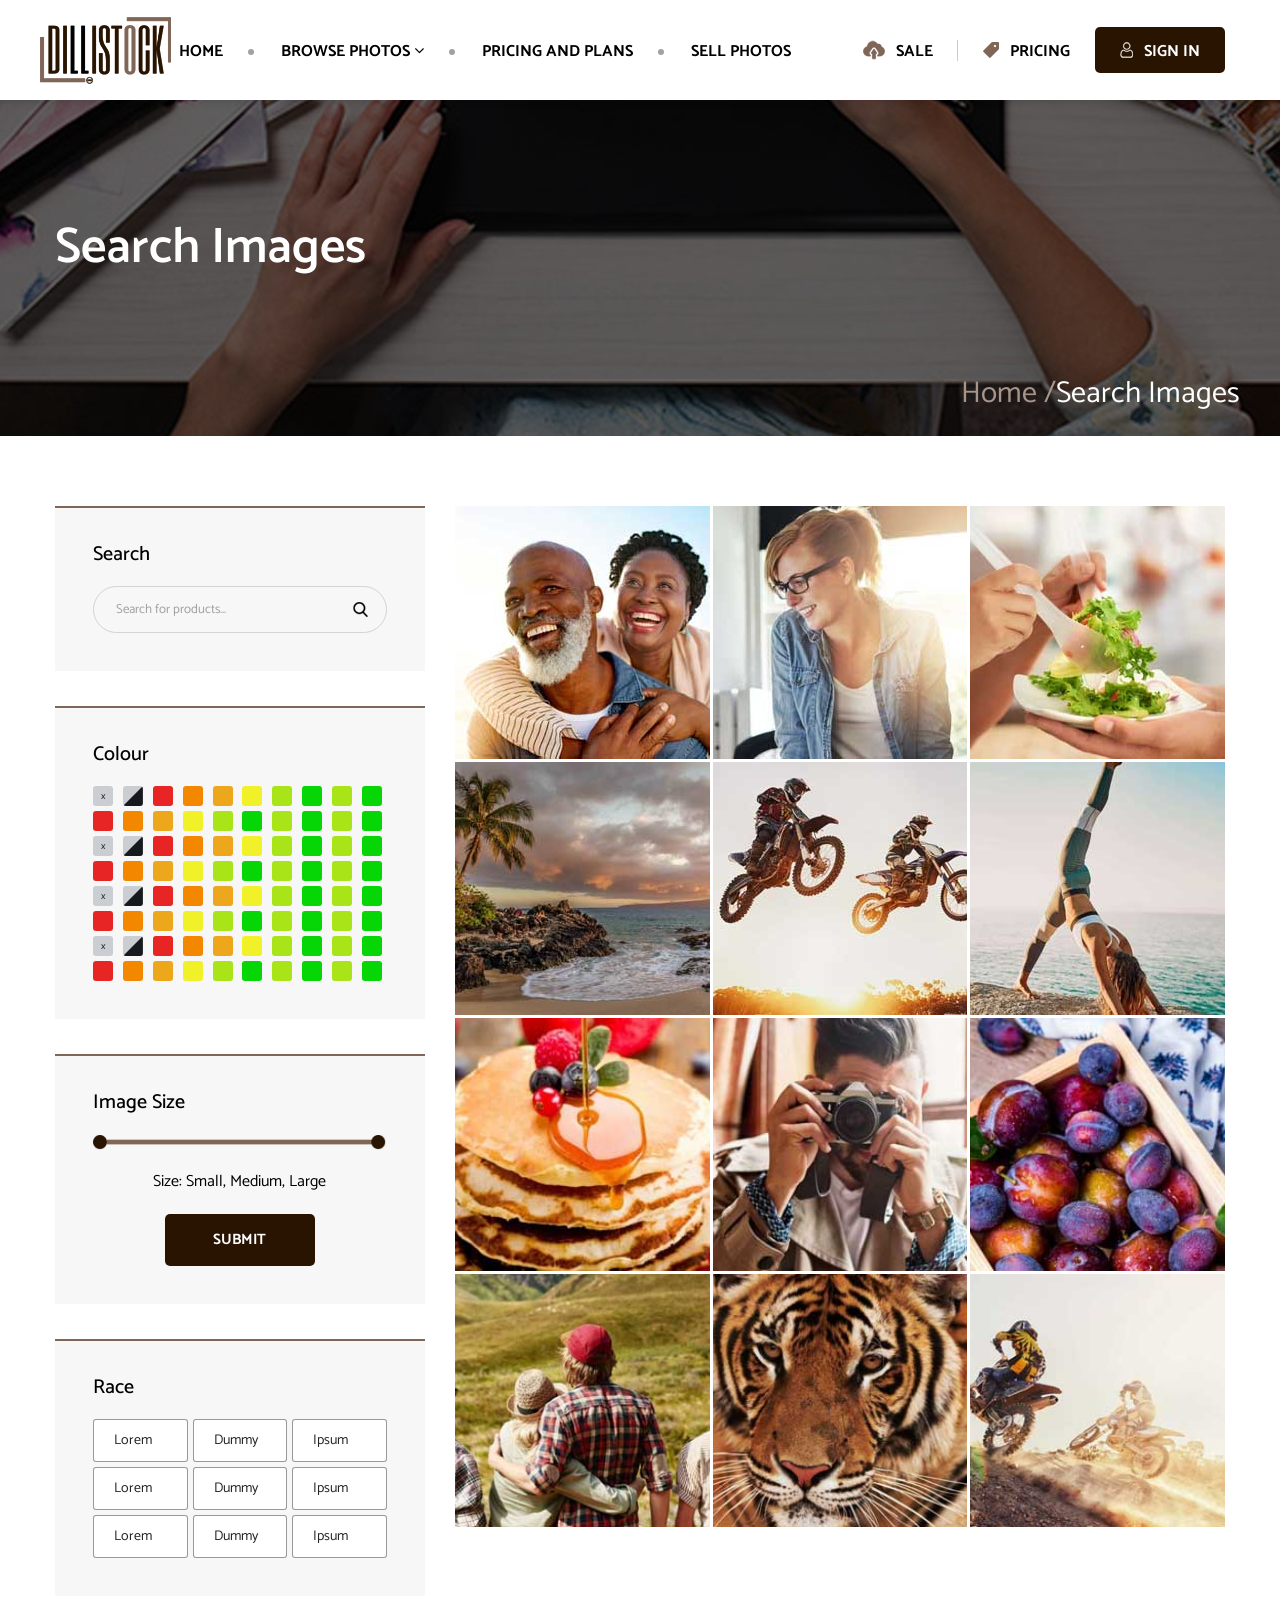
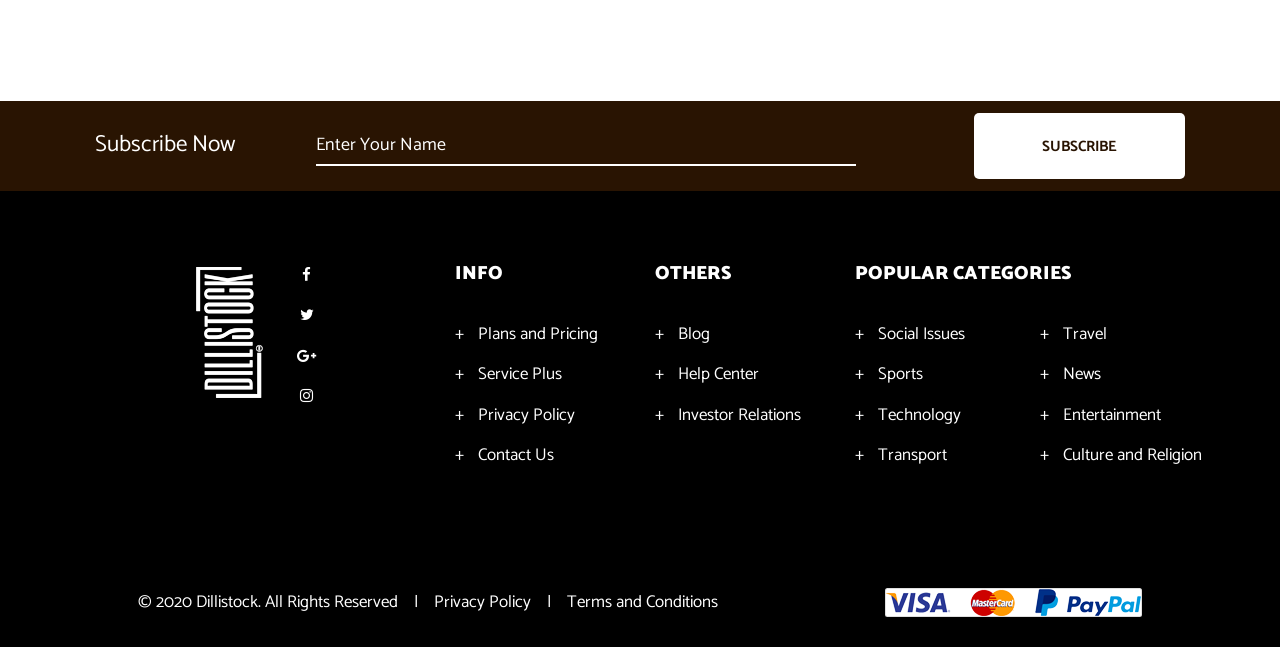
<file: search_images.html>
<!DOCTYPE html>
<html lang="en">

<head>
    <meta charset="UTF-8">
    <meta name="viewport" content="width=device-width, initial-scale=1.0">
    <title>Dilli Stock::Search Images</title>
    <link rel="stylesheet" href="css/main.css">

</head>

<body>

    <div class="loader" id="load_screen">
        <div class="text-center">
            <div class="spinner-border" role="status">
                <span class="sr-only">Loading...</span>
            </div>
        </div>
    </div>

    <header>
        <div class="container">
            <a href="#"><img src="images/logo.png" class="logo" alt=""></a>
            <div class="right_details mobile-menu">
                <ul class="menu ">
                    <li><a href="">Home</a></li>
                    <li><a href="">Browse Photos <span class="fa fa-angle-down"></span></a>
                        <ul>
                            <li><a href="">Sub Menu 1</a></li>
                            <li><a href="">Sub Menu 2</a></li>
                            <li><a href="">Sub Menu 3</a></li>
                            <li><a href="">Sub Menu 4</a></li>
                        </ul>
                    </li>
                    <li><a href="">Pricing and Plans</a></li>
                    <li><a href="">Sell Photos</a></li>
                </ul>
                <div class="right_widget">
                    <ul class="details">
                        <li><a href=""><img src="images/hi1.png" alt="">sale</a></li>
                        <li><a href=""><img src="images/hi2.png" alt="">pricing</a></li>
                        <li><a href=""><img src="images/hi3.png" alt="">sign in</a></li>
                    </ul>
                </div>
            </div>
        </div>
    </header>

    <div class="inner_hero_back">
        <div class="ovarlay"></div>
        <img src="images/about_bg.jpg" alt="">
        <div class="container">
             <h1>Search Images</h1>
             <ul class="bedcrumb">
                 <li><a href="">Home / </a></li>
                 <li>Search Images</li>
             </ul>
        </div>
    </div>


    <div class="default_body">
        <div class="container">
            <div class="image_search_back">
                <div class="row">
                    <div class="col-md-3">
                        <div class="left_filter_panel">
                            <div class="section">
                                <h2>Search</h2>
                                <div class="search_box">
                                    <input type="search" name="" placeholder="Search for products..." id="">
                                    <input type="submit" value="">
                                </div>
                            </div>
                            <div class="section">
                                <h2>Colour</h2>
                                <div class="color_pallet">
                                    <div class="color">x</div>
                                    <div class="color black_white"></div>
                                    <div class="color" style="background-color:#e72525"></div>
                                    <div class="color" style="background-color:#f48700"></div>
                                    <div class="color" style="background-color:#eca71d"></div>
                                    <div class="color" style="background-color:#f1f129"></div>
                                    <div class="color" style="background-color:#a9e418"></div>
                                    <div class="color" style="background-color:#06d506"></div>
                                    <div class="color" style="background-color:#a9e418"></div>
                                    <div class="color" style="background-color:#06d506"></div>
                                    <div class="color" style="background-color:#e72525"></div>
                                    <div class="color" style="background-color:#f48700"></div>
                                    <div class="color" style="background-color:#eca71d"></div>
                                    <div class="color" style="background-color:#f1f129"></div>
                                    <div class="color" style="background-color:#a9e418"></div>
                                    <div class="color" style="background-color:#06d506"></div>
                                    <div class="color" style="background-color:#a9e418"></div>
                                    <div class="color" style="background-color:#06d506"></div>
                                    <div class="color" style="background-color:#a9e418"></div>
                                    <div class="color" style="background-color:#06d506"></div>
                                    <div class="color">x</div>
                                    <div class="color black_white"></div>
                                    <div class="color" style="background-color:#e72525"></div>
                                    <div class="color" style="background-color:#f48700"></div>
                                    <div class="color" style="background-color:#eca71d"></div>
                                    <div class="color" style="background-color:#f1f129"></div>
                                    <div class="color" style="background-color:#a9e418"></div>
                                    <div class="color" style="background-color:#06d506"></div>
                                    <div class="color" style="background-color:#a9e418"></div>
                                    <div class="color" style="background-color:#06d506"></div>
                                    <div class="color" style="background-color:#e72525"></div>
                                    <div class="color" style="background-color:#f48700"></div>
                                    <div class="color" style="background-color:#eca71d"></div>
                                    <div class="color" style="background-color:#f1f129"></div>
                                    <div class="color" style="background-color:#a9e418"></div>
                                    <div class="color" style="background-color:#06d506"></div>
                                    <div class="color" style="background-color:#a9e418"></div>
                                    <div class="color" style="background-color:#06d506"></div>
                                    <div class="color" style="background-color:#a9e418"></div>
                                    <div class="color" style="background-color:#06d506"></div>
                                    <div class="color">x</div>
                                    <div class="color black_white"></div>
                                    <div class="color" style="background-color:#e72525"></div>
                                    <div class="color" style="background-color:#f48700"></div>
                                    <div class="color" style="background-color:#eca71d"></div>
                                    <div class="color" style="background-color:#f1f129"></div>
                                    <div class="color" style="background-color:#a9e418"></div>
                                    <div class="color" style="background-color:#06d506"></div>
                                    <div class="color" style="background-color:#a9e418"></div>
                                    <div class="color" style="background-color:#06d506"></div>
                                    <div class="color" style="background-color:#e72525"></div>
                                    <div class="color" style="background-color:#f48700"></div>
                                    <div class="color" style="background-color:#eca71d"></div>
                                    <div class="color" style="background-color:#f1f129"></div>
                                    <div class="color" style="background-color:#a9e418"></div>
                                    <div class="color" style="background-color:#06d506"></div>
                                    <div class="color" style="background-color:#a9e418"></div>
                                    <div class="color" style="background-color:#06d506"></div>
                                    <div class="color" style="background-color:#a9e418"></div>
                                    <div class="color" style="background-color:#06d506"></div>
                                    <div class="color">x</div>
                                    <div class="color black_white"></div>
                                    <div class="color" style="background-color:#e72525"></div>
                                    <div class="color" style="background-color:#f48700"></div>
                                    <div class="color" style="background-color:#eca71d"></div>
                                    <div class="color" style="background-color:#f1f129"></div>
                                    <div class="color" style="background-color:#a9e418"></div>
                                    <div class="color" style="background-color:#06d506"></div>
                                    <div class="color" style="background-color:#a9e418"></div>
                                    <div class="color" style="background-color:#06d506"></div>
                                    <div class="color" style="background-color:#e72525"></div>
                                    <div class="color" style="background-color:#f48700"></div>
                                    <div class="color" style="background-color:#eca71d"></div>
                                    <div class="color" style="background-color:#f1f129"></div>
                                    <div class="color" style="background-color:#a9e418"></div>
                                    <div class="color" style="background-color:#06d506"></div>
                                    <div class="color" style="background-color:#a9e418"></div>
                                    <div class="color" style="background-color:#06d506"></div>
                                    <div class="color" style="background-color:#a9e418"></div>
                                    <div class="color" style="background-color:#06d506"></div>
                                </div>
                            </div>
                            <div class="section">
                                <h2>Image Size</h2>
                                <div class="dragger">
                                    <img src="images/dragger.png" alt="">
                                </div>
                                <p>Size: Small, Medium, Large</p>
                                <div class="custom_button d-flex justify-content-center"><a href="">SUBMIT</a></div>
                            </div>
                            <div class="section">
                                <h2>Race</h2>
                                <div class="tag_back">
                                    <div class="tag">Lorem</div>
                                    <div class="tag">Dummy</div>
                                    <div class="tag">Ipsum</div>
                                    <div class="tag">Lorem</div>
                                    <div class="tag">Dummy</div>
                                    <div class="tag">Ipsum</div>
                                    <div class="tag">Lorem</div>
                                    <div class="tag">Dummy</div>
                                    <div class="tag">Ipsum</div>
                                </div>
                            </div>
                        </div>
                    </div>
                    <div class="col-md-9">
                        <div class="image_gallery">
                            <div class="portion">
                                <a href="images/g1.jpg" data-fancybox="gallery" data-caption="Caption #1"><img src="images/g1.jpg" alt=""></a>
                            </div>
                            
                            <div class="portion">
                                <a href="images/g2.jpg" data-fancybox="gallery" data-caption="Caption #2"><img src="images/g2.jpg" alt=""></a>
                            </div>
                            <div class="portion">
                                <a href="images/g3.jpg" data-fancybox="gallery" data-caption="Caption #3"><img src="images/g3.jpg" alt=""></a>
                            </div>
                            <div class="portion">
                                <a href="images/g4.jpg" data-fancybox="gallery" data-caption="Caption #4"><img src="images/g4.jpg" alt=""></a>
                            </div>
                            <div class="portion">
                                <a href="images/g5.jpg" data-fancybox="gallery" data-caption="Caption #5"><img src="images/g5.jpg" alt=""></a>
                            </div>
                            <div class="portion">
                                <a href="images/g6.jpg" data-fancybox="gallery" data-caption="Caption #6"><img src="images/g6.jpg" alt=""></a>
                            </div>

                            <div class="portion">
                                <a href="images/g7.jpg" data-fancybox="gallery" data-caption="Caption #7"><img src="images/g7.jpg" alt=""></a>
                            </div>
                            <div class="portion">
                                <a href="images/g8.jpg" data-fancybox="gallery" data-caption="Caption #8"><img src="images/g8.jpg" alt=""></a>
                            </div>
                            <div class="portion">
                                <a href="images/g9.jpg" data-fancybox="gallery" data-caption="Caption #9"><img src="images/g9.jpg" alt=""></a>
                            </div>
                            <div class="portion">
                                <a href="images/g10.jpg" data-fancybox="gallery" data-caption="Caption #10"><img src="images/g10.jpg" alt=""></a>
                            </div>
                            <div class="portion">
                                <a href="images/g11.jpg" data-fancybox="gallery" data-caption="Caption #11"><img src="images/g11.jpg" alt=""></a>
                            </div>
                            <div class="portion">
                                <a href="images/g12.jpg" data-fancybox="gallery" data-caption="Caption #12"><img src="images/g12.jpg" alt=""></a>
                            </div>
                        </div>
                    </div>
                </div>
            </div>
        </div>
        
    </div>

    


    
    <footer>
        <div class="top">
            <div class="container">
                <p>Subscribe Now</p>
                <div class="subscribe">
                    <input type="text" placeholder="Enter Your Name" class="input">
                    <input type="submit" value="subscribe" class="submit">
                </div>
            </div>
        </div>
        <div class="main_footer">
            <div class="container">
                <div class="details">
                    <div class="row">
                        <div class="col-lg-4 col-md-4 first">
                            <img src="images/logo.png" alt="">
                            <ul class="social">
                                <li><a href=""><span class="fa fa-facebook"></span></a></li>
                                <li><a href=""><span class="fa fa-twitter"></span></a></li>
                                <li><a href=""><span class="fa fa-google-plus"></span></a></li>
                                <li><a href=""><span class="fa fa-instagram"></span></a></li>
                            </ul>
                        </div>
                        <div class="col-lg-2 col-md-4 col-6">
                            <div class="portion">
                                <h2>Info</h2>
                                <ul class="ft_menu">
                                    <li><a href="">Plans and Pricing</a></li>
                                    <li><a href="">Service Plus</a></li>
                                    <li><a href="">Privacy Policy</a></li>
                                    <li><a href="">Contact Us</a></li>
                                </ul>
                            </div>
                        </div>
                        <div class="col-lg-2 col-md-4 col-6">
                            <div class="portion">
                                <h2>others</h2>
                                <ul class="ft_menu">
                                    <li><a href="">Blog</a></li>
                                    <li><a href="">Help Center</a></li>
                                    <li><a href="">Investor Relations</a></li>
                                </ul>
                            </div>
                        </div>
                        <div class="col-lg-4">
                            <div class="portion">
                                <h2>Popular Categories</h2>
                                <ul class="ft_menu last">
                                    <li><a href="">Social Issues</a></li>
                                    <li><a href="">Travel</a></li>
                                    <li><a href="">Sports</a></li>
                                    <li><a href="">News</a></li>
                                    <li><a href="">Technology</a></li>
                                    <li><a href="">Entertainment</a></li>
                                    <li><a href="">Transport</a></li>
                                    <li><a href="">Culture and Religion</a></li>
                                </ul>
                            </div>
                        </div>
                    </div>
                </div>

            </div>
        </div>
        <div class="copy_right">
            <div class="container">
                <p>© 2020 Dillistock. All Rights Reserved &nbsp;&nbsp; | &nbsp;&nbsp; <a href="">Privacy Policy</a>
                    &nbsp;&nbsp; | &nbsp;&nbsp; <a href="">Terms and Conditions</a> </p>
                <img src="images/card.png" alt="" class="card">
            </div>
        </div>
    </footer>


    <script src="https://ajax.googleapis.com/ajax/libs/jquery/3.5.1/jquery.min.js"></script>
    <script src="js/jquery-migrate-1.4.1.min.js"></script>
    <script src="https://cdnjs.cloudflare.com/ajax/libs/popper.js/1.16.0/umd/popper.min.js"></script>
    <script src="https://maxcdn.bootstrapcdn.com/bootstrap/4.5.2/js/bootstrap.min.js"></script>
    <script src="js/jquery.slicknav.min.js"></script>
    <script src="js/owl.carousel.js"></script>
    <script src="js/jquery.fancybox.min.js"></script>
    <script src="js/app.js"></script>
</body>

</html>
</file>
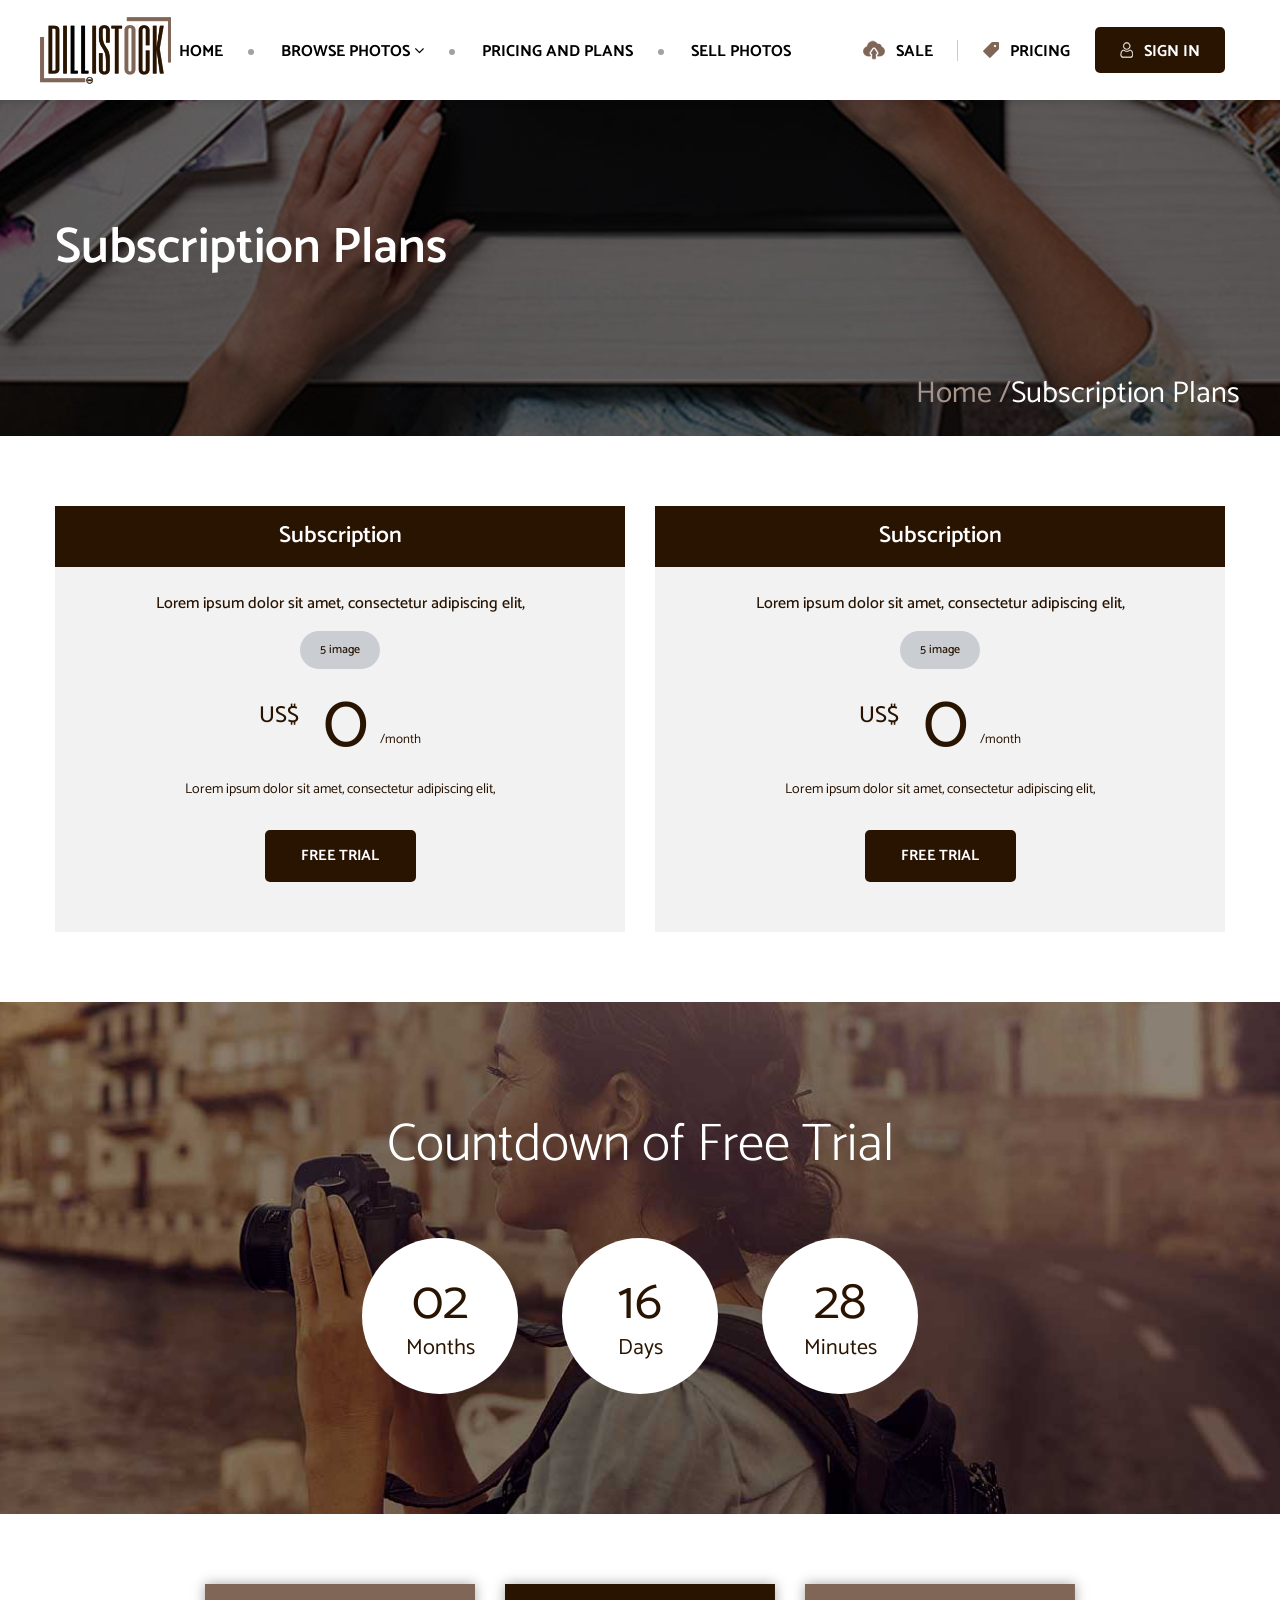
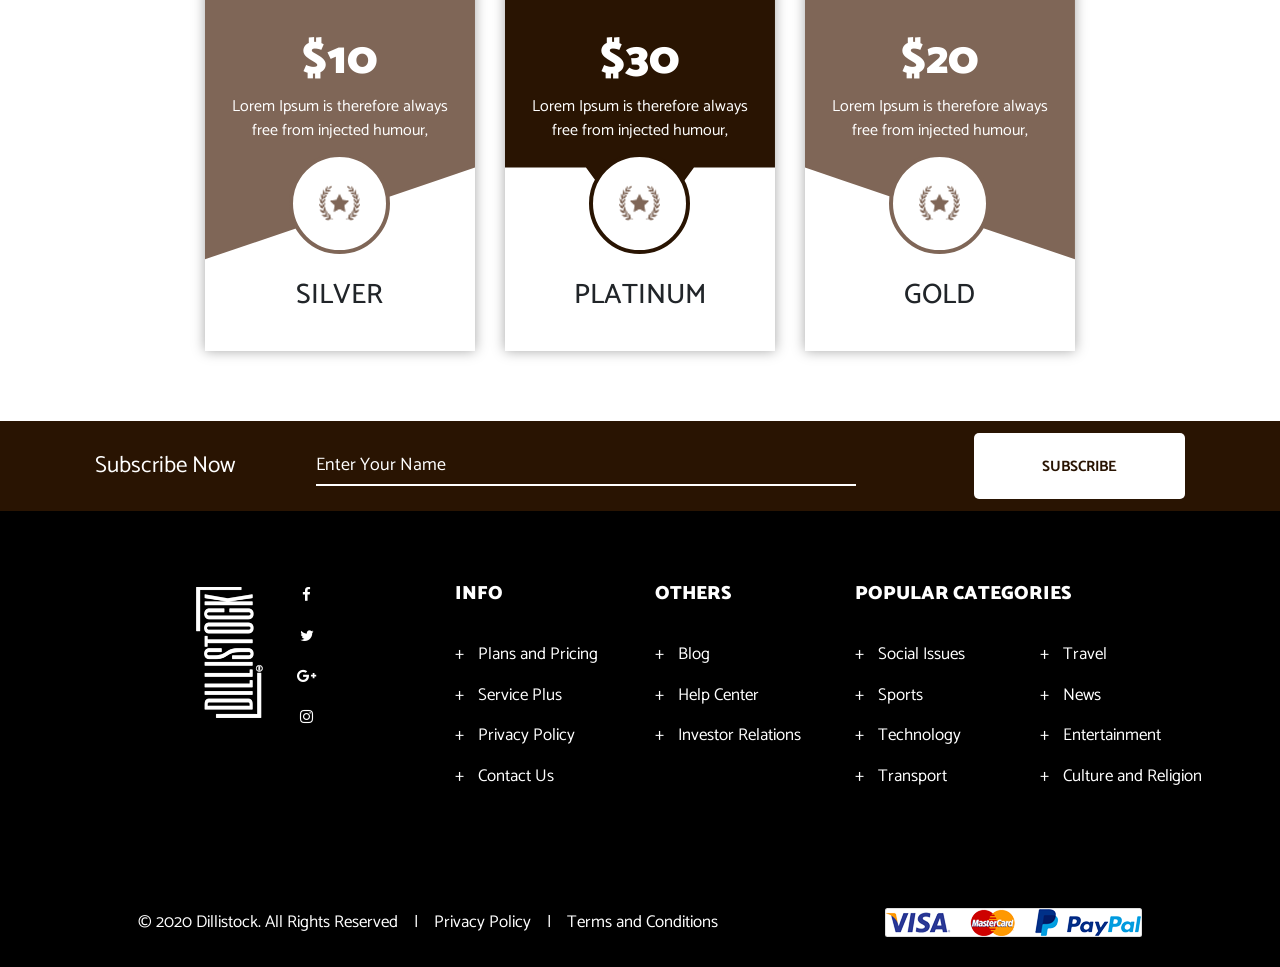
<file: subscription.html>
<!DOCTYPE html>
<html lang="en">

<head>
    <meta charset="UTF-8">
    <meta name="viewport" content="width=device-width, initial-scale=1.0">
    <title>Dilli Stock::Subscription Plans</title>
    <link rel="stylesheet" href="css/main.css">

</head>

<body>

    <div class="loader" id="load_screen">
        <div class="text-center">
            <div class="spinner-border" role="status">
                <span class="sr-only">Loading...</span>
            </div>
        </div>
    </div>

    <header>
        <div class="container">
            <a href="#"><img src="images/logo.png" class="logo" alt=""></a>
            <div class="right_details mobile-menu">
                <ul class="menu ">
                    <li><a href="">Home</a></li>
                    <li><a href="">Browse Photos <span class="fa fa-angle-down"></span></a>
                        <ul>
                            <li><a href="">Sub Menu 1</a></li>
                            <li><a href="">Sub Menu 2</a></li>
                            <li><a href="">Sub Menu 3</a></li>
                            <li><a href="">Sub Menu 4</a></li>
                        </ul>
                    </li>
                    <li><a href="">Pricing and Plans</a></li>
                    <li><a href="">Sell Photos</a></li>
                </ul>
                <div class="right_widget">
                    <ul class="details">
                        <li><a href=""><img src="images/hi1.png" alt="">sale</a></li>
                        <li><a href=""><img src="images/hi2.png" alt="">pricing</a></li>
                        <li><a href=""><img src="images/hi3.png" alt="">sign in</a></li>
                    </ul>
                </div>
            </div>
        </div>
    </header>

    <div class="inner_hero_back">
        <div class="ovarlay"></div>
        <img src="images/about_bg.jpg" alt="">
        <div class="container">
             <h1>Subscription Plans</h1>
             <ul class="bedcrumb">
                 <li><a href="">Home / </a></li>
                 <li>Subscription Plans</li>
             </ul>
        </div>
    </div>


    <div class="default_body no-padding-bottom">
        <div class="container">
           <div class="subscription_back">
               <div class="row">
                   <div class="col-lg-6">
                       <div class="portion">
                           <div class="head d-flex align-items-center justify-content-center">Subscription</div>
                           <div class="body d-flex align-items-center flex-column">
                                <h4>Lorem ipsum dolor sit amet, consectetur adipiscing elit,</h4>
                                <div class="tag">5 image</div>
                                <div class="price d-flex">
                                    <span class="dollar align-self-start">US$</span>
                                    <span class="main_price align-self-center">0</span>
                                    <div class="price_month align-self-end">/month</div>
                                </div>
                                <p>Lorem ipsum dolor sit amet, consectetur adipiscing elit,</p>
                                <div class="custom_button"><a href="">FREE TRIAL</a></div>
                           </div>
                       </div>
                   </div>
                   <div class="col-lg-6">
                    <div class="portion">
                        <div class="head d-flex align-items-center justify-content-center">Subscription</div>
                        <div class="body d-flex align-items-center flex-column">
                             <h4>Lorem ipsum dolor sit amet, consectetur adipiscing elit,</h4>
                             <div class="tag">5 image</div>
                             <div class="price d-flex">
                                 <span class="dollar align-self-start">US$</span>
                                 <span class="main_price align-self-center">0</span>
                                 <div class="price_month align-self-end">/month</div>
                             </div>
                             <p>Lorem ipsum dolor sit amet, consectetur adipiscing elit,</p>
                             <div class="custom_button"><a href="">FREE TRIAL</a></div>
                        </div>
                    </div>
                </div>
               </div>
           </div>
        </div>
        <div class="count_down_section">
            <div class="container">
                <h2>Countdown of Free Trial</h2>
                <div class="timer d-flex align-items-center justify-content-center">
                    <div class="count d-flex align-items-center justify-content-center flex-column">02<span>Months</span></div>
                    <div class="count d-flex align-items-center justify-content-center flex-column">16<span>Days</span></div>
                    <div class="count d-flex align-items-center justify-content-center flex-column">28<span>Minutes</span></div>
                </div>
            </div>
            
        </div>
        <div class="pricing_back">
            <div class="container">
                <div class="details">
                    <div class="row">
                        <div class="col-lg-4">
                            <div class="portion d-flex align-items-center justify-content-center flex-column">
                                <div class="price"><strong>$</strong>10</div>
                                <p>Lorem Ipsum is therefore always free from injected humour, </p>
                                <div class="icon_back d-flex align-items-center justify-content-center"><img src="images/star_icon.png" alt=""></div>
                                <h2>Silver</h2>
                            </div>
                        </div>
                        <div class="col-lg-4">
                            <div class="portion d-flex align-items-center justify-content-center flex-column">
                                <div class="price"><strong>$</strong>30</div>
                                <p>Lorem Ipsum is therefore always free from injected humour, </p>
                                <div class="icon_back d-flex align-items-center justify-content-center"><img src="images/star_icon.png" alt=""></div>
                                <h2>Platinum</h2>
                            </div>
                        </div>
                        <div class="col-lg-4">
                            <div class="portion d-flex align-items-center justify-content-center flex-column">
                                <div class="price"><strong>$</strong>20</div>
                                <p>Lorem Ipsum is therefore always free from injected humour, </p>
                                <div class="icon_back d-flex align-items-center justify-content-center"><img src="images/star_icon.png" alt=""></div>
                                <h2>Gold</h2>
                            </div>
                        </div>
                    </div>
                </div>
                
            </div>
        </div>
    </div>

    


    
    <footer>
        <div class="top">
            <div class="container">
                <p>Subscribe Now</p>
                <div class="subscribe">
                    <input type="text" placeholder="Enter Your Name" class="input">
                    <input type="submit" value="subscribe" class="submit">
                </div>
            </div>
        </div>
        <div class="main_footer">
            <div class="container">
                <div class="details">
                    <div class="row">
                        <div class="col-lg-4 col-md-4 first">
                            <img src="images/logo.png" alt="">
                            <ul class="social">
                                <li><a href=""><span class="fa fa-facebook"></span></a></li>
                                <li><a href=""><span class="fa fa-twitter"></span></a></li>
                                <li><a href=""><span class="fa fa-google-plus"></span></a></li>
                                <li><a href=""><span class="fa fa-instagram"></span></a></li>
                            </ul>
                        </div>
                        <div class="col-lg-2 col-md-4 col-6">
                            <div class="portion">
                                <h2>Info</h2>
                                <ul class="ft_menu">
                                    <li><a href="">Plans and Pricing</a></li>
                                    <li><a href="">Service Plus</a></li>
                                    <li><a href="">Privacy Policy</a></li>
                                    <li><a href="">Contact Us</a></li>
                                </ul>
                            </div>
                        </div>
                        <div class="col-lg-2 col-md-4 col-6">
                            <div class="portion">
                                <h2>others</h2>
                                <ul class="ft_menu">
                                    <li><a href="">Blog</a></li>
                                    <li><a href="">Help Center</a></li>
                                    <li><a href="">Investor Relations</a></li>
                                </ul>
                            </div>
                        </div>
                        <div class="col-lg-4">
                            <div class="portion">
                                <h2>Popular Categories</h2>
                                <ul class="ft_menu last">
                                    <li><a href="">Social Issues</a></li>
                                    <li><a href="">Travel</a></li>
                                    <li><a href="">Sports</a></li>
                                    <li><a href="">News</a></li>
                                    <li><a href="">Technology</a></li>
                                    <li><a href="">Entertainment</a></li>
                                    <li><a href="">Transport</a></li>
                                    <li><a href="">Culture and Religion</a></li>
                                </ul>
                            </div>
                        </div>
                    </div>
                </div>

            </div>
        </div>
        <div class="copy_right">
            <div class="container">
                <p>© 2020 Dillistock. All Rights Reserved &nbsp;&nbsp; | &nbsp;&nbsp; <a href="">Privacy Policy</a>
                    &nbsp;&nbsp; | &nbsp;&nbsp; <a href="">Terms and Conditions</a> </p>
                <img src="images/card.png" alt="" class="card">
            </div>
        </div>
    </footer>


    <script src="https://ajax.googleapis.com/ajax/libs/jquery/3.5.1/jquery.min.js"></script>
    <script src="js/jquery-migrate-1.4.1.min.js"></script>
    <script src="https://cdnjs.cloudflare.com/ajax/libs/popper.js/1.16.0/umd/popper.min.js"></script>
    <script src="https://maxcdn.bootstrapcdn.com/bootstrap/4.5.2/js/bootstrap.min.js"></script>
    <script src="js/jquery.slicknav.min.js"></script>
    <script src="js/owl.carousel.js"></script>
    <script src="js/jquery.fancybox.min.js"></script>
    <script src="js/app.js"></script>
</body>

</html>
</file>
<file: css/main.css>
@import url('https://fonts.googleapis.com/css2?family=Catamaran:wght@400;500;600;700;900&display=swap');
@import url('https://maxcdn.bootstrapcdn.com/bootstrap/4.5.2/css/bootstrap.min.css');
@import url('https://cdnjs.cloudflare.com/ajax/libs/font-awesome/4.7.0/css/font-awesome.min.css');
@import url("owl.carousel.min.css");
@import url("jquery.fancybox.min.css");
@import "style.css";
@import "responsive.css";
</file>
